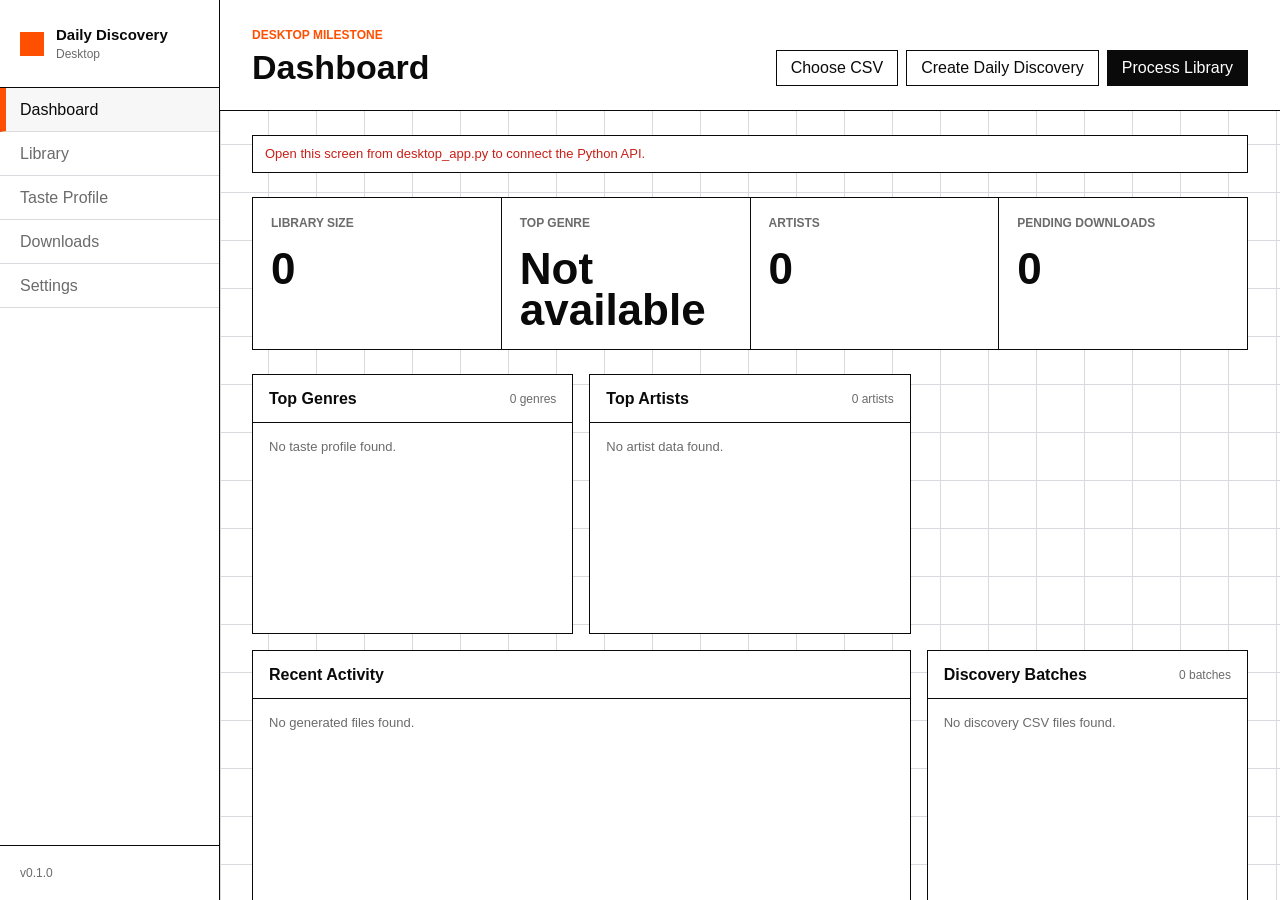
<file: desktop_frontend/index.html>
<!doctype html>
<html lang="en">
  <head>
    <meta charset="utf-8" />
    <meta name="viewport" content="width=device-width, initial-scale=1" />
    <title>Daily Discovery</title>
    <link rel="stylesheet" href="./styles.css" />
  </head>
  <body>
    <div class="app-shell">
      <aside class="sidebar" aria-label="Primary">
        <div class="brand">
          <span class="brand-mark" aria-hidden="true"></span>
          <div>
            <strong>Daily Discovery</strong>
            <span>Desktop</span>
          </div>
        </div>
        <nav class="nav-list">
          <button class="nav-item active" type="button" data-view-target="dashboard">Dashboard</button>
          <button class="nav-item" type="button" data-view-target="library">Library</button>
          <button class="nav-item" type="button" data-view-target="taste">Taste Profile</button>
          <button class="nav-item" type="button" data-view-target="downloads">Downloads</button>
          <button class="nav-item" type="button" data-view-target="settings">Settings</button>
        </nav>
        <div class="sidebar-footer">
          <span>v0.1.0</span>
        </div>
      </aside>

      <main class="content">
        <section id="view-dashboard" class="view active" data-view="dashboard">
          <header class="page-header">
            <div>
              <p class="eyebrow">Desktop milestone</p>
              <h1>Dashboard</h1>
            </div>
            <div class="actions">
              <button id="choose-library" class="button secondary" type="button">Choose CSV</button>
              <button id="create-discovery" class="button secondary" type="button">Create Daily Discovery</button>
              <button id="process-library" class="button primary" type="button">Process Library</button>
            </div>
          </header>

          <section id="status" class="status-line" aria-live="polite">Loading dashboard data.</section>

          <section class="stat-grid" aria-label="Library summary">
            <article class="stat-cell">
              <span>Library Size</span>
              <strong id="library-size">0</strong>
            </article>
            <article class="stat-cell">
              <span>Top Genre</span>
              <strong id="top-genre">Not available</strong>
            </article>
            <article class="stat-cell">
              <span>Artists</span>
              <strong id="artist-count">0</strong>
            </article>
            <article class="stat-cell">
              <span>Pending Downloads</span>
              <strong id="pending-downloads">0</strong>
            </article>
          </section>

          <section class="dashboard-grid">
            <article class="panel">
              <div class="panel-header">
                <h2>Top Genres</h2>
                <span id="genre-count">0 genres</span>
              </div>
              <div id="top-genres" class="bar-list empty">No taste profile found.</div>
            </article>

            <article class="panel">
              <div class="panel-header">
                <h2>Top Artists</h2>
                <span id="artist-total">0 artists</span>
              </div>
              <div id="top-artists" class="bar-list empty">No artist data found.</div>
            </article>

            <article class="panel wide">
              <div class="panel-header">
                <h2>Recent Activity</h2>
                <span id="data-dir"></span>
              </div>
              <div id="recent-activity" class="activity-list empty">No generated files found.</div>
            </article>

            <article class="panel">
              <div class="panel-header">
                <h2>Discovery Batches</h2>
                <span id="batch-count">0 batches</span>
              </div>
              <div id="discovery-batches" class="activity-list empty">No discovery CSV files found.</div>
            </article>
          </section>
        </section>

        <section id="view-library" class="view" data-view="library">
          <header class="page-header">
            <div>
              <p class="eyebrow">Catalog</p>
              <h1>Library</h1>
            </div>
            <div class="actions">
              <button id="refresh-library" class="button secondary" type="button">Refresh</button>
              <button id="process-library-view" class="button primary" type="button">Process Library</button>
            </div>
          </header>

          <section id="library-status" class="status-line" aria-live="polite">Library not loaded.</section>

          <section class="library-layout" aria-label="Library browser">
            <aside class="library-filter" aria-label="Library filters">
              <div class="library-filter-header">
                <span>01</span>
                <h2>Filter</h2>
              </div>
              <label class="field-label" for="library-search">Search</label>
              <input id="library-search" class="input" type="search" autocomplete="off" placeholder="Title or artist" />

              <label class="field-label" for="library-genre-filter">Genre</label>
              <select id="library-genre-filter" class="input">
                <option value="">All genres</option>
              </select>

              <label class="field-label" for="library-sort">Sort</label>
              <select id="library-sort" class="input">
                <option value="index">Import order</option>
                <option value="title">Title</option>
                <option value="artist">Artist</option>
                <option value="genre">Genre</option>
                <option value="added_date">Added date</option>
              </select>

              <div class="library-filter-stats">
                <div>
                  <span>Showing</span>
                  <strong id="library-visible-count">0</strong>
                </div>
                <div>
                  <span>Total</span>
                  <strong id="library-total-count">0</strong>
                </div>
              </div>
            </aside>

            <section class="library-table-panel" aria-labelledby="library-table-title">
              <div class="panel-header">
                <h2 id="library-table-title">Tracks</h2>
                <span id="library-source-path">No library file found.</span>
              </div>
              <div class="library-table-wrap">
                <div class="library-table" role="table" aria-label="Processed tracks">
                  <div class="library-row library-row-head" role="row">
                    <span role="columnheader">No.</span>
                    <span role="columnheader">Title</span>
                    <span role="columnheader">Artist</span>
                    <span role="columnheader">Genres</span>
                    <span role="columnheader">Added</span>
                    <span role="columnheader">Track ID</span>
                  </div>
                  <div id="library-tracks" class="library-table-body empty">No processed tracks found.</div>
                </div>
              </div>
            </section>
          </section>
        </section>

        <section id="view-taste" class="view" data-view="taste">
          <header class="page-header">
            <div>
              <p class="eyebrow">Taste profile</p>
              <h1>Taste Profile</h1>
            </div>
            <div class="actions">
              <button id="refresh-taste-profile" class="button secondary" type="button">Refresh</button>
              <button id="process-profile-library" class="button primary" type="button">Process Library</button>
            </div>
          </header>

          <section id="taste-status" class="status-line" aria-live="polite">Taste profile not loaded.</section>

          <section class="profile-layout" aria-label="Taste profile summary">
            <article class="profile-index">
              <span>Tracks</span>
              <strong id="profile-track-count">0</strong>
              <div class="profile-index-grid">
                <div>
                  <span>Genres</span>
                  <strong id="profile-genre-count">0</strong>
                </div>
                <div>
                  <span>Artists</span>
                  <strong id="profile-artist-count">0</strong>
                </div>
              </div>
            </article>

            <article class="profile-lead">
              <div>
                <span>Top genre</span>
                <strong id="profile-top-genre">Not available</strong>
              </div>
              <div>
                <span>Library share</span>
                <strong id="profile-top-genre-share">0%</strong>
              </div>
              <p id="profile-source-path">No taste profile file found.</p>
            </article>
          </section>

          <section class="taste-grid" aria-label="Taste profile charts">
            <article class="panel wide">
              <div class="panel-header">
                <h2>Genre Distribution</h2>
                <span id="profile-genre-total">0 genres</span>
              </div>
              <div id="profile-genres" class="profile-bar-list empty">No genre data found.</div>
            </article>

            <article class="panel">
              <div class="panel-header">
                <h2>Top Artists</h2>
                <span id="profile-artist-total">0 artists</span>
              </div>
              <div id="profile-artists" class="profile-bar-list empty">No artist data found.</div>
            </article>
          </section>

          <section class="profile-explorer-wrap" aria-labelledby="profile-explorer-title">
            <div class="section-heading">
              <span>05</span>
              <h2 id="profile-explorer-title">Genre Explorer</h2>
            </div>
            <div id="profile-genre-explorer" class="genre-explorer empty">No genre samples found.</div>
          </section>
        </section>

        <section id="view-downloads" class="view" data-view="downloads">
          <header class="page-header">
            <div>
              <p class="eyebrow">Source review</p>
              <h1>Downloads</h1>
            </div>
            <div class="actions">
              <button id="refresh-downloads" class="button secondary" type="button">Refresh</button>
              <button id="create-discovery-downloads" class="button secondary" type="button">Create Daily Discovery</button>
              <button id="add-library-queue" class="button secondary" type="button">Add Library to Queue</button>
              <button id="clear-download-queue" class="button secondary" type="button">Clear Queue</button>
              <button id="search-download-sources" class="button primary" type="button">Find Sources</button>
              <button id="download-best-sources" class="button primary" type="button">Download Best Sources</button>
            </div>
          </header>

          <section id="downloads-status" class="status-line" aria-live="polite">Downloads not loaded.</section>

          <section class="download-layout" aria-label="Download queue">
            <aside class="download-controls" aria-label="Download source preferences">
              <div class="library-filter-header">
                <span>03</span>
                <h2>Source Rules</h2>
              </div>

              <label class="field-label" for="download-track-filter">Queue</label>
              <select id="download-track-filter" class="input">
                <option value="needs_source">Needs source</option>
                <option value="all">All tracks</option>
                <option value="downloaded">Downloaded</option>
                <option value="no_sources">No sources</option>
              </select>

              <label class="field-label" for="download-source-mode">Preferred source</label>
              <select id="download-source-mode" class="input">
                <option value="official_audio">Official audio</option>
                <option value="studio">Any studio version</option>
                <option value="music_video">Music video</option>
                <option value="ask">Ask every time</option>
              </select>

              <div class="download-checks" aria-label="Source filters">
                <label><input id="avoid-live" type="checkbox" checked /> Avoid live versions</label>
                <label><input id="avoid-covers" type="checkbox" checked /> Avoid covers</label>
                <label><input id="avoid-remixes" type="checkbox" checked /> Avoid remixes</label>
                <label><input id="allow-radio-edits" type="checkbox" /> Allow radio edits</label>
              </div>

              <div class="library-filter-stats">
                <div>
                  <span>Queued</span>
                  <strong id="download-queue-count">0</strong>
                </div>
                <div>
                  <span>Done</span>
                  <strong id="download-ready-count">0</strong>
                </div>
              </div>
            </aside>

            <section class="download-workspace" aria-labelledby="download-queue-title">
              <div class="panel-header">
                <h2 id="download-queue-title">Queue</h2>
                <span id="download-active-batch">No discovery batch found.</span>
              </div>

              <div class="download-split">
                <div class="download-queue-panel">
                  <div class="download-table" role="table" aria-label="Tracks waiting for sources">
                    <div class="download-row download-row-head" role="row">
                      <span role="columnheader">No.</span>
                      <span role="columnheader">Track</span>
                      <span role="columnheader">Artist</span>
                      <span role="columnheader">Status</span>
                    </div>
                    <div id="download-tracks" class="download-table-body empty">No discovery tracks found.</div>
                  </div>
                </div>

                <section class="source-panel" aria-labelledby="source-panel-title">
                  <div class="source-panel-header">
                    <div>
                      <h2 id="source-panel-title">Sources</h2>
                      <span id="selected-download-track">Select a track.</span>
                    </div>
                    <div class="source-panel-actions">
                      <button id="mark-no-sources" class="button secondary" type="button" disabled>Mark No Sources</button>
                      <button id="download-selected-source" class="button primary" type="button" disabled>Download Selected</button>
                    </div>
                  </div>
                  <form id="manual-source-form" class="manual-source-form">
                    <label class="field-label" for="manual-source-url">Manual source link</label>
                    <div class="manual-source-row">
                      <input id="manual-source-url" class="input" type="url" placeholder="https://youtube.com/watch?v=..." autocomplete="off" />
                      <button id="add-manual-source" class="button secondary" type="submit" disabled>Add Link</button>
                    </div>
                  </form>
                  <div id="source-candidates" class="source-list empty">Find sources to compare YouTube results before downloading.</div>
                </section>
              </div>
            </section>
          </section>
        </section>

        <section id="view-settings" class="view" data-view="settings">
          <header class="page-header">
            <div>
              <p class="eyebrow">Preferences</p>
              <h1>Settings</h1>
            </div>
            <div class="actions">
              <button id="reset-settings" class="button secondary" type="button">Reload</button>
              <button id="save-settings" class="button primary" type="button">Save Settings</button>
            </div>
          </header>

          <section id="settings-status" class="status-line" aria-live="polite">Settings not loaded.</section>

          <form id="settings-form" class="settings-layout">
            <section class="settings-section" aria-labelledby="general-settings-title">
              <div class="settings-section-title" id="general-settings-title">
                <span>01</span>
                <h2>General</h2>
              </div>
              <div class="settings-fields">
                <div class="setting-row">
                  <div class="setting-info">
                    <h3>Launch at startup</h3>
                    <p>Open Daily Discovery when you log in.</p>
                  </div>
                  <label class="toggle-control">
                    <input id="launch-at-startup" type="checkbox" />
                    <span></span>
                  </label>
                </div>
                <div class="setting-row">
                  <div class="setting-info">
                    <h3>Minimize to tray</h3>
                    <p>Keep the desktop app available after the window is closed.</p>
                  </div>
                  <label class="toggle-control">
                    <input id="minimize-to-tray" type="checkbox" />
                    <span></span>
                  </label>
                </div>
                <div class="setting-row">
                  <div class="setting-info">
                    <h3>Daily notifications</h3>
                    <p>Notify when a discovery batch is ready.</p>
                  </div>
                  <label class="toggle-control">
                    <input id="notifications-enabled" type="checkbox" />
                    <span></span>
                  </label>
                </div>
              </div>
            </section>

            <section class="settings-section" aria-labelledby="path-settings-title">
              <div class="settings-section-title" id="path-settings-title">
                <span>02</span>
                <h2>Paths</h2>
              </div>
              <div class="settings-fields">
                <div class="setting-row stacked">
                  <div class="setting-info">
                    <h3>Library CSV</h3>
                    <p>Default import path used by Process Library.</p>
                  </div>
                  <div class="path-input">
                    <input id="library-path" class="input path-field" type="text" autocomplete="off" />
                    <button id="browse-library-path" class="button secondary" type="button">Browse</button>
                  </div>
                </div>
                <div class="setting-row stacked">
                  <div class="setting-info">
                    <h3>Discovery output</h3>
                    <p>Directory where generated discovery CSV files are written.</p>
                  </div>
                  <div class="path-input">
                    <input id="output-path" class="input path-field" type="text" autocomplete="off" />
                    <button id="browse-output-path" class="button secondary" type="button">Browse</button>
                  </div>
                </div>
                <div class="setting-row stacked">
                  <div class="setting-info">
                    <h3>Audio output</h3>
                    <p>Directory where downloaded tracks are saved.</p>
                  </div>
                  <div class="path-input">
                    <input id="audio-output-path" class="input path-field" type="text" autocomplete="off" />
                    <button id="browse-audio-output-path" class="button secondary" type="button">Browse</button>
                  </div>
                </div>
                <div class="setting-row">
                  <div class="setting-info">
                    <h3>Use repo personal directory</h3>
                    <p>Read and write development data in the project personal folder.</p>
                  </div>
                  <label class="toggle-control">
                    <input id="use-repo-personal-dir" type="checkbox" />
                    <span></span>
                  </label>
                </div>
              </div>
            </section>

            <section class="settings-section" aria-labelledby="audio-settings-title">
              <div class="settings-section-title" id="audio-settings-title">
                <span>03</span>
                <h2>Audio</h2>
              </div>
              <div class="settings-fields">
                <div class="setting-row">
                  <div class="setting-info">
                    <h3>Preferred format</h3>
                    <p>Default format for downloaded tracks.</p>
                  </div>
                  <select id="audio-format" class="input select-field">
                    <option value="mp3">MP3</option>
                    <option value="flac">FLAC</option>
                    <option value="wav">WAV</option>
                    <option value="m4a">M4A</option>
                  </select>
                </div>
                <div class="setting-row stacked">
                  <div class="setting-info">
                    <h3>YouTube cookies file</h3>
                    <p>Exported cookies.txt file used by yt-dlp for explicit or restricted YouTube tracks.</p>
                  </div>
                  <div class="path-input">
                    <input id="youtube-cookies-path" class="input path-field" type="text" autocomplete="off" />
                    <button id="browse-youtube-cookies-path" class="button secondary" type="button">Browse</button>
                    <button id="test-youtube-cookies" class="button secondary" type="button">Test</button>
                  </div>
                </div>
              </div>
            </section>

            <section class="settings-section" aria-labelledby="discovery-settings-title">
              <div class="settings-section-title" id="discovery-settings-title">
                <span>04</span>
                <h2>Discovery</h2>
              </div>
              <div class="settings-fields">
                <div class="setting-row">
                  <div class="setting-info">
                    <h3>Batch size</h3>
                    <p>Number of tracks requested for each discovery run.</p>
                  </div>
                  <input id="batch-size" class="input number-field" type="number" min="1" max="200" step="1" />
                </div>
              </div>
            </section>

            <section class="settings-section" aria-labelledby="about-settings-title">
              <div class="settings-section-title" id="about-settings-title">
                <span>05</span>
                <h2>About</h2>
              </div>
              <div class="settings-fields">
                <div class="setting-row">
                  <div class="setting-info">
                    <h3>Daily Discovery Desktop</h3>
                    <p>Version 0.1.0. Built with Python and pywebview.</p>
                  </div>
                </div>
                <div class="setting-row">
                  <div class="setting-info">
                    <h3>Settings storage</h3>
                    <p>Preferences are saved in the operating system user config directory.</p>
                  </div>
                </div>
              </div>
            </section>
          </form>
        </section>
      </main>
    </div>
    <div id="toast-region" class="toast-region" aria-live="polite" aria-atomic="true"></div>

    <script src="./app.js"></script>
  </body>
</html>
</file>
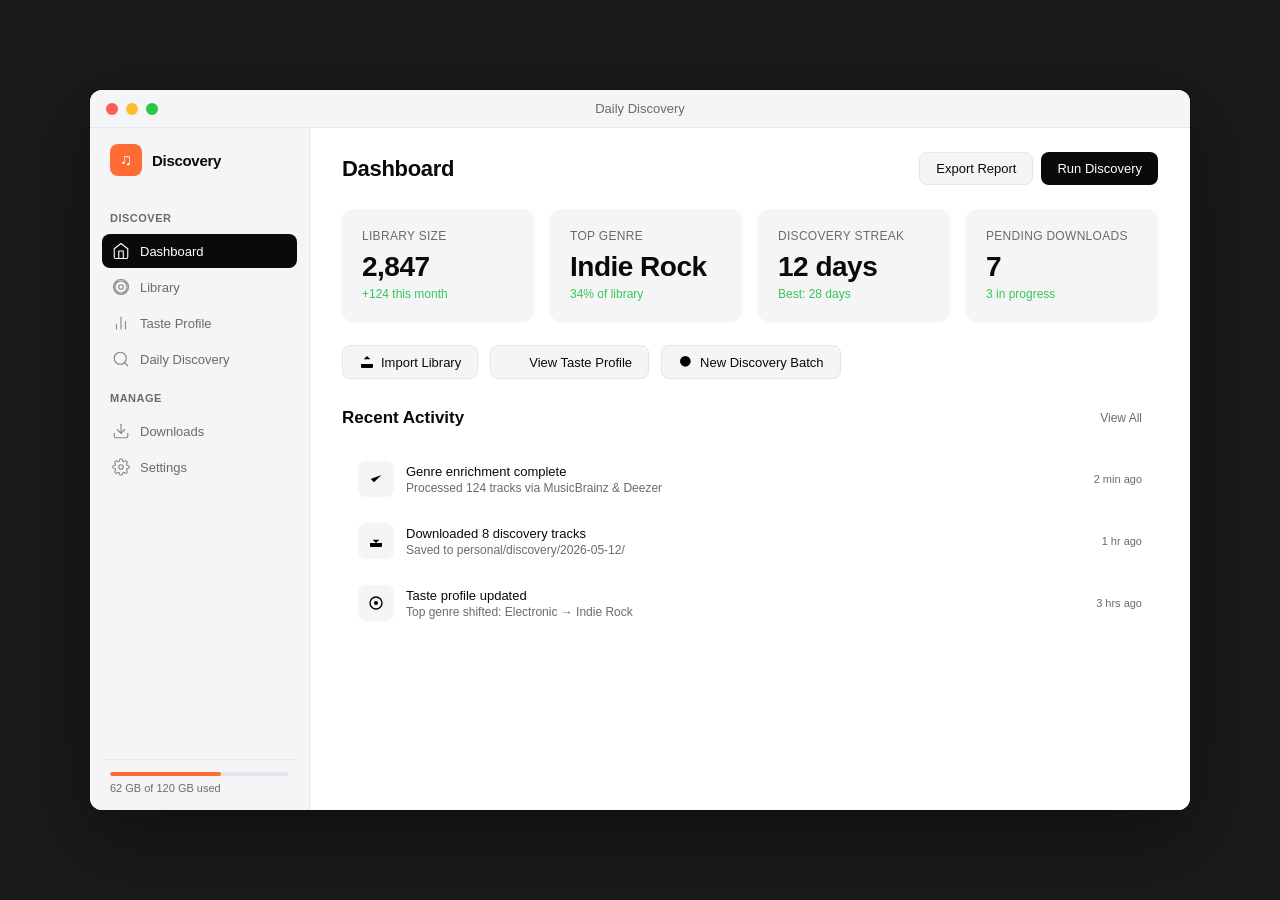
<file: ui-mock.html>
<!DOCTYPE html>
<html lang="en">
<head>
    <meta charset="UTF-8">
    <meta name="viewport" content="width=device-width, initial-scale=1.0">
    <title>Daily Discovery — Desktop App Mockup</title>
    <style>
        /* ===== DESIGN TOKENS ===== */
        :root {
            --primary: #0A0A0A;
            --primary-muted: #6B6B6B;
            --accent: #FF6B35;
            --accent-hover: #E55A2B;
            --bg-base: #FFFFFF;
            --bg-elevated: #F5F5F7;
            --bg-pressed: #E8E8ED;
            --border: #E5E5EA;
            --success: #34C759;
            --warning: #FF9500;
            --error: #FF3B30;
            --info: #007AFF;
            --radius-sm: 8px;
            --radius-md: 12px;
            --radius-lg: 16px;
            --shadow-sm: 0 1px 3px rgba(0,0,0,0.04), 0 1px 2px rgba(0,0,0,0.02);
            --shadow-md: 0 4px 12px rgba(0,0,0,0.06), 0 2px 4px rgba(0,0,0,0.04);
            --shadow-lg: 0 20px 60px rgba(0,0,0,0.15);
            --font: -apple-system, BlinkMacSystemFont, 'Segoe UI', Roboto, Helvetica, Arial, sans-serif;
            --transition: all 150ms cubic-bezier(0.25, 0.1, 0.25, 1);
        }

        * { margin: 0; padding: 0; box-sizing: border-box; }

        body {
            font-family: var(--font);
            background: #1a1a1a;
            color: var(--primary);
            height: 100vh;
            display: flex;
            align-items: center;
            justify-content: center;
            overflow: hidden;
        }

        /* ===== APP WINDOW CHROME ===== */
        .app-window {
            width: 1100px;
            height: 720px;
            background: var(--bg-base);
            border-radius: 12px;
            box-shadow: 0 25px 80px rgba(0,0,0,0.4), 0 0 0 1px rgba(0,0,0,0.1);
            display: flex;
            flex-direction: column;
            overflow: hidden;
            position: relative;
        }

        .titlebar {
            height: 38px;
            background: var(--bg-elevated);
            border-bottom: 1px solid var(--border);
            display: flex;
            align-items: center;
            padding: 0 16px;
            gap: 8px;
            -webkit-app-region: drag;
            user-select: none;
        }

        .window-controls {
            display: flex;
            gap: 8px;
        }

        .window-btn {
            width: 12px;
            height: 12px;
            border-radius: 50%;
            -webkit-app-region: no-drag;
        }
        .btn-close { background: #FF5F57; }
        .btn-min { background: #FFBD2E; }
        .btn-max { background: #28CA41; }

        .titlebar-title {
            flex: 1;
            text-align: center;
            font-size: 13px;
            font-weight: 500;
            color: var(--primary-muted);
        }

        /* ===== MAIN LAYOUT ===== */
        .app-body {
            flex: 1;
            display: flex;
            overflow: hidden;
        }

        /* ===== SIDEBAR ===== */
        .sidebar {
            width: 220px;
            background: var(--bg-elevated);
            border-right: 1px solid var(--border);
            display: flex;
            flex-direction: column;
            padding: 16px 12px;
        }

        .sidebar-logo {
            display: flex;
            align-items: center;
            gap: 10px;
            padding: 0 8px 20px;
        }

        .logo-icon {
            width: 32px;
            height: 32px;
            background: var(--accent);
            border-radius: 8px;
            display: flex;
            align-items: center;
            justify-content: center;
            color: white;
            font-size: 16px;
        }

        .logo-text {
            font-size: 15px;
            font-weight: 700;
            letter-spacing: -0.3px;
        }

        .nav-group {
            display: flex;
            flex-direction: column;
            gap: 2px;
        }

        .nav-label {
            font-size: 11px;
            font-weight: 600;
            text-transform: uppercase;
            letter-spacing: 0.5px;
            color: var(--primary-muted);
            padding: 16px 8px 8px;
        }

        .nav-item {
            display: flex;
            align-items: center;
            gap: 10px;
            padding: 8px 10px;
            border-radius: var(--radius-sm);
            font-size: 13px;
            font-weight: 500;
            color: var(--primary-muted);
            cursor: pointer;
            transition: var(--transition);
            border: none;
            background: none;
            width: 100%;
            text-align: left;
        }

        .nav-item:hover {
            background: rgba(0,0,0,0.04);
            color: var(--primary);
        }

        .nav-item.active {
            background: var(--primary);
            color: white;
        }

        .nav-item svg {
            width: 18px;
            height: 18px;
            opacity: 0.8;
        }

        .nav-item.active svg { opacity: 1; }

        .sidebar-footer {
            margin-top: auto;
            padding: 12px 8px 0;
            border-top: 1px solid var(--border);
        }

        .storage-bar {
            height: 4px;
            background: var(--border);
            border-radius: 2px;
            overflow: hidden;
            margin-bottom: 6px;
        }

        .storage-fill {
            width: 62%;
            height: 100%;
            background: var(--accent);
            border-radius: 2px;
        }

        .storage-text {
            font-size: 11px;
            color: var(--primary-muted);
        }

        /* ===== CONTENT AREA ===== */
        .content {
            flex: 1;
            overflow-y: auto;
            padding: 24px 32px;
            background: var(--bg-base);
        }

        .content::-webkit-scrollbar { width: 8px; }
        .content::-webkit-scrollbar-track { background: transparent; }
        .content::-webkit-scrollbar-thumb {
            background: rgba(0,0,0,0.15);
            border-radius: 4px;
        }

        /* ===== COMPONENTS ===== */
        .page-header {
            display: flex;
            justify-content: space-between;
            align-items: center;
            margin-bottom: 24px;
        }

        .page-title {
            font-size: 22px;
            font-weight: 600;
            letter-spacing: -0.3px;
        }

        .btn {
            display: inline-flex;
            align-items: center;
            gap: 6px;
            padding: 8px 16px;
            border-radius: var(--radius-sm);
            font-size: 13px;
            font-weight: 500;
            border: none;
            cursor: pointer;
            transition: var(--transition);
        }

        .btn-primary {
            background: var(--primary);
            color: white;
        }
        .btn-primary:hover { background: #1a1a1a; transform: scale(1.02); }
        .btn-primary:active { transform: scale(0.98); background: #333; }

        .btn-secondary {
            background: var(--bg-elevated);
            color: var(--primary);
            border: 1px solid var(--border);
        }
        .btn-secondary:hover { background: var(--bg-pressed); }

        .btn-ghost {
            background: transparent;
            color: var(--primary-muted);
        }
        .btn-ghost:hover { background: var(--bg-elevated); color: var(--primary); }

        .btn-icon {
            width: 32px;
            height: 32px;
            padding: 0;
            justify-content: center;
        }

        .card {
            background: var(--bg-elevated);
            border-radius: var(--radius-md);
            padding: 20px;
            box-shadow: var(--shadow-sm);
            transition: var(--transition);
        }

        .card:hover {
            transform: translateY(-1px);
            box-shadow: var(--shadow-md);
        }

        .tag {
            display: inline-flex;
            padding: 2px 8px;
            border-radius: 4px;
            font-size: 11px;
            font-weight: 600;
        }

        .tag-rock { background: rgba(255,107,53,0.12); color: var(--accent); }
        .tag-electronic { background: rgba(88,86,214,0.12); color: #5856D6; }
        .tag-jazz { background: rgba(255,204,0,0.15); color: #D4A017; }
        .tag-hiphop { background: rgba(175,82,222,0.12); color: #AF52DE; }
        .tag-pop { background: rgba(255,45,85,0.12); color: #FF2D55; }
        .tag-folk { background: rgba(52,199,89,0.12); color: #34C759; }

        .badge {
            display: inline-flex;
            padding: 2px 10px;
            border-radius: 999px;
            font-size: 11px;
            font-weight: 600;
        }
        .badge-success { background: rgba(52,199,89,0.12); color: var(--success); }
        .badge-warning { background: rgba(255,149,0,0.12); color: var(--warning); }
        .badge-error { background: rgba(255,59,48,0.12); color: var(--error); }

        .input {
            background: var(--bg-elevated);
            border: 1px solid var(--border);
            border-radius: var(--radius-sm);
            padding: 8px 12px;
            font-size: 13px;
            font-family: var(--font);
            outline: none;
            transition: var(--transition);
        }
        .input:focus { border-color: var(--accent); box-shadow: 0 0 0 3px rgba(255,107,53,0.1); }

        .dropzone {
            border: 2px dashed var(--border);
            border-radius: var(--radius-md);
            background: var(--bg-elevated);
            padding: 40px;
            text-align: center;
            transition: var(--transition);
            cursor: pointer;
        }
        .dropzone:hover { border-color: var(--accent); background: rgba(255,107,53,0.04); }

        .progress-bar {
            height: 4px;
            background: var(--border);
            border-radius: 2px;
            overflow: hidden;
        }
        .progress-fill {
            height: 100%;
            background: var(--accent);
            border-radius: 2px;
            transition: width 300ms ease;
        }

        /* ===== DASHBOARD ===== */
        .stats-grid {
            display: grid;
            grid-template-columns: repeat(4, 1fr);
            gap: 16px;
            margin-bottom: 24px;
        }

        .stat-card {
            background: var(--bg-elevated);
            border-radius: var(--radius-md);
            padding: 20px;
            box-shadow: var(--shadow-sm);
        }

        .stat-label {
            font-size: 12px;
            color: var(--primary-muted);
            font-weight: 500;
            margin-bottom: 8px;
            text-transform: uppercase;
            letter-spacing: 0.3px;
        }

        .stat-value {
            font-size: 28px;
            font-weight: 700;
            letter-spacing: -0.5px;
            margin-bottom: 4px;
        }

        .stat-delta {
            font-size: 12px;
            color: var(--success);
            font-weight: 500;
        }

        .quick-actions {
            display: flex;
            gap: 12px;
            margin-bottom: 24px;
        }

        .section-title {
            font-size: 17px;
            font-weight: 600;
            margin-bottom: 16px;
            display: flex;
            align-items: center;
            justify-content: space-between;
        }

        .activity-list {
            display: flex;
            flex-direction: column;
            gap: 2px;
        }

        .activity-item {
            display: flex;
            align-items: center;
            gap: 12px;
            padding: 12px 16px;
            border-radius: var(--radius-sm);
            transition: var(--transition);
        }
        .activity-item:hover { background: var(--bg-elevated); }

        .activity-icon {
            width: 36px;
            height: 36px;
            border-radius: 8px;
            background: var(--bg-elevated);
            display: flex;
            align-items: center;
            justify-content: center;
            color: var(--accent);
            flex-shrink: 0;
        }

        .activity-content {
            flex: 1;
        }
        .activity-title { font-size: 13px; font-weight: 500; }
        .activity-meta { font-size: 12px; color: var(--primary-muted); margin-top: 2px; }
        .activity-time { font-size: 11px; color: var(--primary-muted); flex-shrink: 0; }

        /* ===== LIBRARY ===== */
        .library-layout {
            display: grid;
            grid-template-columns: 240px 1fr;
            gap: 24px;
            height: calc(100% - 60px);
        }

        .filter-panel {
            background: var(--bg-elevated);
            border-radius: var(--radius-md);
            padding: 20px;
            height: fit-content;
        }

        .filter-group { margin-bottom: 20px; }
        .filter-group-title {
            font-size: 12px;
            font-weight: 600;
            text-transform: uppercase;
            letter-spacing: 0.3px;
            color: var(--primary-muted);
            margin-bottom: 10px;
        }

        .filter-option {
            display: flex;
            align-items: center;
            gap: 8px;
            padding: 6px 0;
            font-size: 13px;
            cursor: pointer;
        }

        .filter-checkbox {
            width: 16px;
            height: 16px;
            border: 2px solid var(--border);
            border-radius: 4px;
            transition: var(--transition);
        }
        .filter-option:hover .filter-checkbox { border-color: var(--accent); }
        .filter-option.active .filter-checkbox {
            background: var(--accent);
            border-color: var(--accent);
        }

        .track-list {
            display: flex;
            flex-direction: column;
        }

        .track-header {
            display: grid;
            grid-template-columns: 40px 1fr 1fr 120px 80px 40px;
            gap: 12px;
            padding: 8px 12px;
            font-size: 11px;
            font-weight: 600;
            text-transform: uppercase;
            letter-spacing: 0.3px;
            color: var(--primary-muted);
            border-bottom: 1px solid var(--border);
        }

        .track-row {
            display: grid;
            grid-template-columns: 40px 1fr 1fr 120px 80px 40px;
            gap: 12px;
            padding: 10px 12px;
            align-items: center;
            border-bottom: 1px solid rgba(0,0,0,0.03);
            transition: var(--transition);
            cursor: pointer;
        }
        .track-row:hover { background: var(--bg-elevated); }
        .track-row.selected {
            background: var(--bg-pressed);
            border-left: 3px solid var(--accent);
            padding-left: 9px;
        }

        .track-art {
            width: 32px;
            height: 32px;
            border-radius: 6px;
            background: linear-gradient(135deg, #ddd, #bbb);
            display: flex;
            align-items: center;
            justify-content: center;
            font-size: 10px;
            color: white;
            font-weight: 700;
        }

        .track-title { font-size: 13px; font-weight: 500; }
        .track-artist { font-size: 12px; color: var(--primary-muted); }
        .track-genre { justify-self: start; }

        /* ===== TASTE PROFILE ===== */
        .taste-grid {
            display: grid;
            grid-template-columns: 1fr 1fr;
            gap: 24px;
            margin-bottom: 24px;
        }

        .chart-placeholder {
            background: var(--bg-elevated);
            border-radius: var(--radius-md);
            padding: 24px;
            height: 280px;
            display: flex;
            flex-direction: column;
            align-items: center;
            justify-content: center;
            position: relative;
        }

        .donut-chart {
            width: 160px;
            height: 160px;
            border-radius: 50%;
            background: conic-gradient(
                var(--accent) 0deg 120deg,
                #5856D6 120deg 200deg,
                #FFCC00 200deg 260deg,
                #AF52DE 260deg 300deg,
                #C7C7CC 300deg 360deg
            );
            position: relative;
            mask: radial-gradient(transparent 55%, black 56%);
            -webkit-mask: radial-gradient(transparent 55%, black 56%);
        }

        .bar-chart {
            width: 100%;
            display: flex;
            flex-direction: column;
            gap: 12px;
        }
        .bar-item { display: flex; align-items: center; gap: 12px; }
        .bar-label { width: 80px; font-size: 12px; font-weight: 500; text-align: right; flex-shrink: 0; }
        .bar-track { flex: 1; height: 8px; background: var(--border); border-radius: 4px; overflow: hidden; }
        .bar-fill { height: 100%; border-radius: 4px; transition: width 1s ease; }

        .insight-cards {
            display: grid;
            grid-template-columns: repeat(3, 1fr);
            gap: 16px;
            margin-bottom: 24px;
        }

        .insight-card {
            background: var(--bg-elevated);
            border-radius: var(--radius-md);
            padding: 20px;
            text-align: center;
        }
        .insight-value {
            font-size: 32px;
            font-weight: 700;
            color: var(--accent);
            margin: 8px 0;
        }
        .insight-label {
            font-size: 13px;
            color: var(--primary-muted);
            font-weight: 500;
        }

        /* ===== DISCOVERY ===== */
        .batch-header {
            display: flex;
            justify-content: space-between;
            align-items: center;
            background: var(--bg-elevated);
            border-radius: var(--radius-md);
            padding: 16px 20px;
            margin-bottom: 20px;
        }

        .batch-info h3 { font-size: 15px; font-weight: 600; margin-bottom: 4px; }
        .batch-info p { font-size: 12px; color: var(--primary-muted); }

        .batch-actions { display: flex; gap: 8px; }

        .track-card {
            display: flex;
            align-items: center;
            gap: 16px;
            background: var(--bg-elevated);
            border-radius: var(--radius-md);
            padding: 14px 18px;
            margin-bottom: 10px;
            transition: var(--transition);
        }
        .track-card:hover { transform: translateX(4px); box-shadow: var(--shadow-md); }

        .track-card-art {
            width: 48px;
            height: 48px;
            border-radius: 8px;
            background: linear-gradient(135deg, #ddd, #999);
            flex-shrink: 0;
            display: flex;
            align-items: center;
            justify-content: center;
            color: white;
            font-weight: 700;
            font-size: 12px;
        }

        .track-card-info { flex: 1; }
        .track-card-title { font-size: 14px; font-weight: 600; margin-bottom: 2px; }
        .track-card-meta { font-size: 12px; color: var(--primary-muted); }
        .track-card-tags { display: flex; gap: 6px; margin-top: 6px; }

        .track-card-actions {
            display: flex;
            align-items: center;
            gap: 8px;
        }

        .download-status {
            font-size: 12px;
            color: var(--primary-muted);
            display: flex;
            align-items: center;
            gap: 6px;
        }

        /* ===== SETTINGS ===== */
        .settings-section {
            max-width: 640px;
            margin-bottom: 32px;
        }

        .settings-section-title {
            font-size: 15px;
            font-weight: 600;
            margin-bottom: 16px;
            padding-bottom: 8px;
            border-bottom: 1px solid var(--border);
        }

        .setting-row {
            display: flex;
            justify-content: space-between;
            align-items: center;
            padding: 14px 0;
            border-bottom: 1px solid rgba(0,0,0,0.03);
        }

        .setting-info h4 { font-size: 13px; font-weight: 500; margin-bottom: 2px; }
        .setting-info p { font-size: 12px; color: var(--primary-muted); }

        .toggle {
            width: 44px;
            height: 24px;
            background: var(--border);
            border-radius: 12px;
            position: relative;
            cursor: pointer;
            transition: var(--transition);
        }
        .toggle.on { background: var(--accent); }
        .toggle-knob {
            width: 20px;
            height: 20px;
            background: white;
            border-radius: 50%;
            position: absolute;
            top: 2px;
            left: 2px;
            transition: var(--transition);
            box-shadow: 0 1px 3px rgba(0,0,0,0.15);
        }
        .toggle.on .toggle-knob { left: 22px; }

        .path-input {
            display: flex;
            gap: 8px;
            align-items: center;
        }
        .path-input .input { flex: 1; font-family: 'SF Mono', Monaco, monospace; font-size: 12px; }

        /* ===== UTILITIES ===== */
        .hidden { display: none !important; }

        .fade-in {
            animation: fadeIn 250ms cubic-bezier(0.25, 0.1, 0.25, 1) forwards;
        }

        @keyframes fadeIn {
            from { opacity: 0; transform: translateY(8px); }
            to { opacity: 1; transform: translateY(0); }
        }

        .icon { width: 18px; height: 18px; stroke: currentColor; stroke-width: 1.5; fill: none; stroke-linecap: round; stroke-linejoin: round; }
        .icon-sm { width: 16px; height: 16px; }
        .icon-lg { width: 24px; height: 24px; }

        .empty-state {
            text-align: center;
            padding: 60px 20px;
            color: var(--primary-muted);
        }
        .empty-state-icon {
            width: 64px;
            height: 64px;
            margin: 0 auto 16px;
            color: var(--border);
        }
        .empty-state h3 { font-size: 17px; font-weight: 600; color: var(--primary); margin-bottom: 6px; }
        .empty-state p { font-size: 13px; max-width: 320px; margin: 0 auto; }

        /* Genre distribution grid */
        .genre-grid {
            display: grid;
            grid-template-columns: repeat(auto-fill, minmax(180px, 1fr));
            gap: 12px;
        }
        .genre-card {
            background: var(--bg-elevated);
            border-radius: var(--radius-md);
            padding: 16px;
            cursor: pointer;
            transition: var(--transition);
            border: 2px solid transparent;
        }
        .genre-card:hover { border-color: var(--accent); transform: translateY(-2px); }
        .genre-card-header {
            display: flex;
            justify-content: space-between;
            align-items: center;
            margin-bottom: 8px;
        }
        .genre-card-name { font-size: 14px; font-weight: 600; }
        .genre-card-percent { font-size: 18px; font-weight: 700; color: var(--accent); }
        .genre-card-bar {
            height: 4px;
            background: var(--border);
            border-radius: 2px;
            overflow: hidden;
        }
        .genre-card-fill { height: 100%; background: var(--accent); border-radius: 2px; }
    </style>
<base target="_blank">
</head>
<body>

<div class="app-window">
    <!-- Title Bar -->
    <div class="titlebar">
        <div class="window-controls">
            <div class="window-btn btn-close"></div>
            <div class="window-btn btn-min"></div>
            <div class="window-btn btn-max"></div>
        </div>
        <div class="titlebar-title">Daily Discovery</div>
        <div style="width: 52px;"></div>
    </div>

    <div class="app-body">
        <!-- Sidebar -->
        <aside class="sidebar">
            <div class="sidebar-logo">
                <div class="logo-icon">♫</div>
                <div class="logo-text">Discovery</div>
            </div>

            <div class="nav-group">
                <div class="nav-label">Discover</div>
                <button class="nav-item active" onclick="navigate('dashboard')">
                    <svg class="icon" viewBox="0 0 24 24"><path d="M3 9l9-7 9 7v11a2 2 0 0 1-2 2H5a2 2 0 0 1-2-2z"/><polyline points="9 22 9 12 15 12 15 22"/></svg>
                    Dashboard
                </button>
                <button class="nav-item" onclick="navigate('library')">
                    <svg class="icon" viewBox="0 0 24 24"><path d="M12 2a10 10 0 1 0 10 10A10 10 0 0 0 12 2zm0 18a8 8 0 1 1 8-8 8 8 0 0 1-8 8z"/><circle cx="12" cy="12" r="3"/></svg>
                    Library
                </button>
                <button class="nav-item" onclick="navigate('taste')">
                    <svg class="icon" viewBox="0 0 24 24"><path d="M18 20V10"/><path d="M12 20V4"/><path d="M6 20v-6"/></svg>
                    Taste Profile
                </button>
                <button class="nav-item" onclick="navigate('discovery')">
                    <svg class="icon" viewBox="0 0 24 24"><circle cx="11" cy="11" r="8"/><path d="m21 21-4.35-4.35"/></svg>
                    Daily Discovery
                </button>
            </div>

            <div class="nav-group">
                <div class="nav-label">Manage</div>
                <button class="nav-item" onclick="navigate('downloads')">
                    <svg class="icon" viewBox="0 0 24 24"><path d="M21 15v4a2 2 0 0 1-2 2H5a2 2 0 0 1-2-2v-4"/><polyline points="7 10 12 15 17 10"/><line x1="12" y1="15" x2="12" y2="3"/></svg>
                    Downloads
                </button>
                <button class="nav-item" onclick="navigate('settings')">
                    <svg class="icon" viewBox="0 0 24 24"><circle cx="12" cy="12" r="3"/><path d="M19.4 15a1.65 1.65 0 0 0 .33 1.82l.06.06a2 2 0 0 1 0 2.83 2 2 0 0 1-2.83 0l-.06-.06a1.65 1.65 0 0 0-1.82-.33 1.65 1.65 0 0 0-1 1.51V21a2 2 0 0 1-2 2 2 2 0 0 1-2-2v-.09A1.65 1.65 0 0 0 9 19.4a1.65 1.65 0 0 0-1.82.33l-.06.06a2 2 0 0 1-2.83 0 2 2 0 0 1 0-2.83l.06-.06a1.65 1.65 0 0 0 .33-1.82 1.65 1.65 0 0 0-1.51-1H3a2 2 0 0 1-2-2 2 2 0 0 1 2-2h.09A1.65 1.65 0 0 0 4.6 9a1.65 1.65 0 0 0-.33-1.82l-.06-.06a2 2 0 0 1 0-2.83 2 2 0 0 1 2.83 0l.06.06a1.65 1.65 0 0 0 1.82.33H9a1.65 1.65 0 0 0 1-1.51V3a2 2 0 0 1 2-2 2 2 0 0 1 2 2v.09a1.65 1.65 0 0 0 1 1.51 1.65 1.65 0 0 0 1.82-.33l.06-.06a2 2 0 0 1 2.83 0 2 2 0 0 1 0 2.83l-.06.06a1.65 1.65 0 0 0-.33 1.82V9a1.65 1.65 0 0 0 1.51 1H21a2 2 0 0 1 2 2 2 2 0 0 1-2 2h-.09a1.65 1.65 0 0 0-1.51 1z"/></svg>
                    Settings
                </button>
            </div>

            <div class="sidebar-footer">
                <div class="storage-bar"><div class="storage-fill"></div></div>
                <div class="storage-text">62 GB of 120 GB used</div>
            </div>
        </aside>

        <!-- Content Views -->
        <main class="content">

            <!-- DASHBOARD -->
            <div id="view-dashboard" class="view fade-in">
                <div class="page-header">
                    <h1 class="page-title">Dashboard</h1>
                    <div style="display:flex;gap:8px;">
                        <button class="btn btn-secondary">Export Report</button>
                        <button class="btn btn-primary" onclick="navigate('discovery')">Run Discovery</button>
                    </div>
                </div>

                <div class="stats-grid">
                    <div class="stat-card">
                        <div class="stat-label">Library Size</div>
                        <div class="stat-value">2,847</div>
                        <div class="stat-delta">+124 this month</div>
                    </div>
                    <div class="stat-card">
                        <div class="stat-label">Top Genre</div>
                        <div class="stat-value">Indie Rock</div>
                        <div class="stat-delta">34% of library</div>
                    </div>
                    <div class="stat-card">
                        <div class="stat-label">Discovery Streak</div>
                        <div class="stat-value">12 days</div>
                        <div class="stat-delta">Best: 28 days</div>
                    </div>
                    <div class="stat-card">
                        <div class="stat-label">Pending Downloads</div>
                        <div class="stat-value">7</div>
                        <div class="stat-delta">3 in progress</div>
                    </div>
                </div>

                <div class="quick-actions">
                    <button class="btn btn-secondary" onclick="navigate('library')">
                        <svg class="icon-sm" viewBox="0 0 24 24"><path d="M21 15v4a2 2 0 0 1-2 2H5a2 2 0 0 1-2-2v-4"/><polyline points="17 8 12 3 7 8"/><line x1="12" y1="3" x2="12" y2="15"/></svg>
                        Import Library
                    </button>
                    <button class="btn btn-secondary" onclick="navigate('taste')">
                        <svg class="icon-sm" viewBox="0 0 24 24"><path d="M18 20V10"/><path d="M12 20V4"/><path d="M6 20v-6"/></svg>
                        View Taste Profile
                    </button>
                    <button class="btn btn-secondary" onclick="navigate('discovery')">
                        <svg class="icon-sm" viewBox="0 0 24 24"><circle cx="11" cy="11" r="8"/><path d="m21 21-4.35-4.35"/></svg>
                        New Discovery Batch
                    </button>
                </div>

                <div class="section-title">
                    Recent Activity
                    <button class="btn btn-ghost" style="font-size:12px;">View All</button>
                </div>
                <div class="activity-list">
                    <div class="activity-item">
                        <div class="activity-icon">
                            <svg class="icon-sm" viewBox="0 0 24 24"><polyline points="20 6 9 17 4 12"/></svg>
                        </div>
                        <div class="activity-content">
                            <div class="activity-title">Genre enrichment complete</div>
                            <div class="activity-meta">Processed 124 tracks via MusicBrainz & Deezer</div>
                        </div>
                        <div class="activity-time">2 min ago</div>
                    </div>
                    <div class="activity-item">
                        <div class="activity-icon">
                            <svg class="icon-sm" viewBox="0 0 24 24"><path d="M21 15v4a2 2 0 0 1-2 2H5a2 2 0 0 1-2-2v-4"/><polyline points="7 10 12 15 17 10"/><line x1="12" y1="15" x2="12" y2="3"/></svg>
                        </div>
                        <div class="activity-content">
                            <div class="activity-title">Downloaded 8 discovery tracks</div>
                            <div class="activity-meta">Saved to personal/discovery/2026-05-12/</div>
                        </div>
                        <div class="activity-time">1 hr ago</div>
                    </div>
                    <div class="activity-item">
                        <div class="activity-icon">
                            <svg class="icon-sm" viewBox="0 0 24 24"><path d="M12 2a10 10 0 1 0 10 10A10 10 0 0 0 12 2zm0 18a8 8 0 1 1 8-8 8 8 0 0 1-8 8z"/><circle cx="12" cy="12" r="3"/></svg>
                        </div>
                        <div class="activity-content">
                            <div class="activity-title">Taste profile updated</div>
                            <div class="activity-meta">Top genre shifted: Electronic → Indie Rock</div>
                        </div>
                        <div class="activity-time">3 hrs ago</div>
                    </div>
                </div>
            </div>

            <!-- LIBRARY -->
            <div id="view-library" class="view hidden">
                <div class="page-header">
                    <h1 class="page-title">Music Library</h1>
                    <div style="display:flex;gap:8px;">
                        <button class="btn btn-secondary">
                            <svg class="icon-sm" viewBox="0 0 24 24"><path d="M21 15v4a2 2 0 0 1-2 2H5a2 2 0 0 1-2-2v-4"/><polyline points="17 8 12 3 7 8"/><line x1="12" y1="3" x2="12" y2="15"/></svg>
                            Import CSV
                        </button>
                        <button class="btn btn-primary">
                            <svg class="icon-sm" viewBox="0 0 24 24"><path d="M12 2a10 10 0 1 0 10 10A10 10 0 0 0 12 2zm0 18a8 8 0 1 1 8-8 8 8 0 0 1-8 8z"/><circle cx="12" cy="12" r="3"/></svg>
                            Enrich Genres
                        </button>
                    </div>
                </div>

                <div class="library-layout">
                    <div class="filter-panel">
                        <div class="filter-group">
                            <div class="filter-group-title">Search</div>
                            <input class="input" style="width:100%;" placeholder="Track, artist, album...">
                        </div>
                        <div class="filter-group">
                            <div class="filter-group-title">Genres</div>
                            <div class="filter-option active">
                                <div class="filter-checkbox"></div>
                                <span>Indie Rock</span>
                            </div>
                            <div class="filter-option active">
                                <div class="filter-checkbox"></div>
                                <span>Electronic</span>
                            </div>
                            <div class="filter-option">
                                <div class="filter-checkbox"></div>
                                <span>Jazz</span>
                            </div>
                            <div class="filter-option">
                                <div class="filter-checkbox"></div>
                                <span>Hip-Hop</span>
                            </div>
                            <div class="filter-option">
                                <div class="filter-checkbox"></div>
                                <span>Classical</span>
                            </div>
                        </div>
                        <div class="filter-group">
                            <div class="filter-group-title">Date Added</div>
                            <div class="filter-option">
                                <div class="filter-checkbox"></div>
                                <span>Last 7 days</span>
                            </div>
                            <div class="filter-option">
                                <div class="filter-checkbox"></div>
                                <span>Last 30 days</span>
                            </div>
                            <div class="filter-option">
                                <div class="filter-checkbox"></div>
                                <span>This year</span>
                            </div>
                        </div>
                    </div>

                    <div>
                        <div style="display:flex;justify-content:space-between;align-items:center;margin-bottom:12px;">
                            <span style="font-size:12px;color:var(--primary-muted);">Showing 2,847 tracks</span>
                            <div style="display:flex;gap:8px;">
                                <button class="btn btn-ghost btn-icon">
                                    <svg class="icon-sm" viewBox="0 0 24 24"><path d="M3 6h18"/><path d="M7 12h10"/><path d="M10 18h4"/></svg>
                                </button>
                                <button class="btn btn-ghost btn-icon">
                                    <svg class="icon-sm" viewBox="0 0 24 24"><rect x="3" y="3" width="7" height="7"/><rect x="14" y="3" width="7" height="7"/><rect x="14" y="14" width="7" height="7"/><rect x="3" y="14" width="7" height="7"/></svg>
                                </button>
                            </div>
                        </div>

                        <div class="track-list">
                            <div class="track-header">
                                <span>#</span>
                                <span>Title</span>
                                <span>Artist</span>
                                <span>Genre</span>
                                <span>Added</span>
                                <span></span>
                            </div>
                            <div class="track-row selected">
                                <div class="track-art">♫</div>
                                <div>
                                    <div class="track-title">Midnight City</div>
                                    <div class="track-artist">M83</div>
                                </div>
                                <div class="track-artist">M83</div>
                                <div class="track-genre"><span class="tag tag-electronic">Electronic</span></div>
                                <div class="track-artist">Today</div>
                                <button class="btn btn-ghost btn-icon">
                                    <svg class="icon-sm" viewBox="0 0 24 24"><circle cx="12" cy="12" r="1"/><circle cx="19" cy="12" r="1"/><circle cx="5" cy="12" r="1"/></svg>
                                </button>
                            </div>
                            <div class="track-row">
                                <div class="track-art" style="background:linear-gradient(135deg,#FF6B35,#FF9500);">IR</div>
                                <div>
                                    <div class="track-title">Do I Wanna Know?</div>
                                    <div class="track-artist">AM</div>
                                </div>
                                <div class="track-artist">Arctic Monkeys</div>
                                <div class="track-genre"><span class="tag tag-rock">Indie Rock</span></div>
                                <div class="track-artist">Yesterday</div>
                                <button class="btn btn-ghost btn-icon">
                                    <svg class="icon-sm" viewBox="0 0 24 24"><circle cx="12" cy="12" r="1"/><circle cx="19" cy="12" r="1"/><circle cx="5" cy="12" r="1"/></svg>
                                </button>
                            </div>
                            <div class="track-row">
                                <div class="track-art" style="background:linear-gradient(135deg,#5856D6,#AF52DE);">T</div>
                                <div>
                                    <div class="track-title">Take Five</div>
                                    <div class="track-artist">Time Out</div>
                                </div>
                                <div class="track-artist">Dave Brubeck</div>
                                <div class="track-genre"><span class="tag tag-jazz">Jazz</span></div>
                                <div class="track-artist">May 8</div>
                                <button class="btn btn-ghost btn-icon">
                                    <svg class="icon-sm" viewBox="0 0 24 24"><circle cx="12" cy="12" r="1"/><circle cx="19" cy="12" r="1"/><circle cx="5" cy="12" r="1"/></svg>
                                </button>
                            </div>
                            <div class="track-row">
                                <div class="track-art" style="background:linear-gradient(135deg,#FF2D55,#FF6B35);">P</div>
                                <div>
                                    <div class="track-title">Levitating</div>
                                    <div class="track-artist">Future Nostalgia</div>
                                </div>
                                <div class="track-artist">Dua Lipa</div>
                                <div class="track-genre"><span class="tag tag-pop">Pop</span></div>
                                <div class="track-artist">May 5</div>
                                <button class="btn btn-ghost btn-icon">
                                    <svg class="icon-sm" viewBox="0 0 24 24"><circle cx="12" cy="12" r="1"/><circle cx="19" cy="12" r="1"/><circle cx="5" cy="12" r="1"/></svg>
                                </button>
                            </div>
                            <div class="track-row">
                                <div class="track-art" style="background:linear-gradient(135deg,#34C759,#5856D6);">F</div>
                                <div>
                                    <div class="track-title">The Night We Met</div>
                                    <div class="track-artist">Strange Trails</div>
                                </div>
                                <div class="track-artist">Lord Huron</div>
                                <div class="track-genre"><span class="tag tag-folk">Folk</span></div>
                                <div class="track-artist">May 1</div>
                                <button class="btn btn-ghost btn-icon">
                                    <svg class="icon-sm" viewBox="0 0 24 24"><circle cx="12" cy="12" r="1"/><circle cx="19" cy="12" r="1"/><circle cx="5" cy="12" r="1"/></svg>
                                </button>
                            </div>
                        </div>
                    </div>
                </div>
            </div>

            <!-- TASTE PROFILE -->
            <div id="view-taste" class="view hidden">
                <div class="page-header">
                    <h1 class="page-title">Taste Profile</h1>
                    <button class="btn btn-secondary">Export Profile</button>
                </div>

                <div class="insight-cards">
                    <div class="insight-card">
                        <div class="insight-label">Your #1 Genre</div>
                        <div class="insight-value">Indie Rock</div>
                        <div style="font-size:12px;color:var(--primary-muted);">34% of your library</div>
                    </div>
                    <div class="insight-card">
                        <div class="insight-label">Diversity Score</div>
                        <div class="insight-value">72</div>
                        <div style="font-size:12px;color:var(--primary-muted);">Out of 100 — Great variety!</div>
                    </div>
                    <div class="insight-card">
                        <div class="insight-label">Era Preference</div>
                        <div class="insight-value">2010s</div>
                        <div style="font-size:12px;color:var(--primary-muted);">42% of tracks from this decade</div>
                    </div>
                </div>

                <div class="taste-grid">
                    <div class="chart-placeholder">
                        <div style="font-size:15px;font-weight:600;margin-bottom:16px;align-self:flex-start;width:100%;">Genre Distribution</div>
                        <div class="donut-chart"></div>
                        <div style="display:flex;gap:16px;margin-top:20px;flex-wrap:wrap;justify-content:center;">
                            <div style="display:flex;align-items:center;gap:6px;font-size:12px;"><span style="width:8px;height:8px;border-radius:50%;background:var(--accent);"></span>Indie Rock 33%</div>
                            <div style="display:flex;align-items:center;gap:6px;font-size:12px;"><span style="width:8px;height:8px;border-radius:50%;background:#5856D6;"></span>Electronic 22%</div>
                            <div style="display:flex;align-items:center;gap:6px;font-size:12px;"><span style="width:8px;height:8px;border-radius:50%;background:#FFCC00;"></span>Jazz 17%</div>
                            <div style="display:flex;align-items:center;gap:6px;font-size:12px;"><span style="width:8px;height:8px;border-radius:50%;background:#AF52DE;"></span>Hip-Hop 11%</div>
                            <div style="display:flex;align-items:center;gap:6px;font-size:12px;"><span style="width:8px;height:8px;border-radius:50%;background:#C7C7CC;"></span>Other 17%</div>
                        </div>
                    </div>
                    <div class="chart-placeholder">
                        <div style="font-size:15px;font-weight:600;margin-bottom:16px;align-self:flex-start;width:100%;">Top Artists</div>
                        <div class="bar-chart">
                            <div class="bar-item">
                                <div class="bar-label">Arctic Monkeys</div>
                                <div class="bar-track"><div class="bar-fill" style="width:85%;background:var(--accent);"></div></div>
                            </div>
                            <div class="bar-item">
                                <div class="bar-label">Tame Impala</div>
                                <div class="bar-track"><div class="bar-fill" style="width:72%;background:#5856D6;"></div></div>
                            </div>
                            <div class="bar-item">
                                <div class="bar-label">Radiohead</div>
                                <div class="bar-track"><div class="bar-fill" style="width:65%;background:#FFCC00;"></div></div>
                            </div>
                            <div class="bar-item">
                                <div class="bar-label">Daft Punk</div>
                                <div class="bar-track"><div class="bar-fill" style="width:54%;background:#AF52DE;"></div></div>
                            </div>
                            <div class="bar-item">
                                <div class="bar-label">Miles Davis</div>
                                <div class="bar-track"><div class="bar-fill" style="width:48%;background:#34C759;"></div></div>
                            </div>
                        </div>
                    </div>
                </div>

                <div class="section-title">Genre Explorer</div>
                <div class="genre-grid">
                    <div class="genre-card">
                        <div class="genre-card-header">
                            <span class="genre-card-name">Indie Rock</span>
                            <span class="genre-card-percent">34%</span>
                        </div>
                        <div class="genre-card-bar"><div class="genre-card-fill" style="width:34%;"></div></div>
                        <div style="font-size:11px;color:var(--primary-muted);margin-top:8px;">968 tracks · 124 artists</div>
                    </div>
                    <div class="genre-card">
                        <div class="genre-card-header">
                            <span class="genre-card-name">Electronic</span>
                            <span class="genre-card-percent">22%</span>
                        </div>
                        <div class="genre-card-bar"><div class="genre-card-fill" style="width:22%;"></div></div>
                        <div style="font-size:11px;color:var(--primary-muted);margin-top:8px;">626 tracks · 89 artists</div>
                    </div>
                    <div class="genre-card">
                        <div class="genre-card-header">
                            <span class="genre-card-name">Jazz</span>
                            <span class="genre-card-percent">17%</span>
                        </div>
                        <div class="genre-card-bar"><div class="genre-card-fill" style="width:17%;"></div></div>
                        <div style="font-size:11px;color:var(--primary-muted);margin-top:8px;">484 tracks · 56 artists</div>
                    </div>
                    <div class="genre-card">
                        <div class="genre-card-header">
                            <span class="genre-card-name">Hip-Hop</span>
                            <span class="genre-card-percent">11%</span>
                        </div>
                        <div class="genre-card-bar"><div class="genre-card-fill" style="width:11%;"></div></div>
                        <div style="font-size:11px;color:var(--primary-muted);margin-top:8px;">313 tracks · 42 artists</div>
                    </div>
                    <div class="genre-card">
                        <div class="genre-card-header">
                            <span class="genre-card-name">Pop</span>
                            <span class="genre-card-percent">8%</span>
                        </div>
                        <div class="genre-card-bar"><div class="genre-card-fill" style="width:8%;"></div></div>
                        <div style="font-size:11px;color:var(--primary-muted);margin-top:8px;">228 tracks · 38 artists</div>
                    </div>
                    <div class="genre-card">
                        <div class="genre-card-header">
                            <span class="genre-card-name">Folk</span>
                            <span class="genre-card-percent">5%</span>
                        </div>
                        <div class="genre-card-bar"><div class="genre-card-fill" style="width:5%;"></div></div>
                        <div style="font-size:11px;color:var(--primary-muted);margin-top:8px;">142 tracks · 28 artists</div>
                    </div>
                </div>
            </div>

            <!-- DISCOVERY -->
            <div id="view-discovery" class="view hidden">
                <div class="page-header">
                    <h1 class="page-title">Daily Discovery</h1>
                    <button class="btn btn-primary">
                        <svg class="icon-sm" viewBox="0 0 24 24"><polyline points="23 4 23 10 17 10"/><path d="M20.49 15a9 9 0 1 1-2.12-9.36L23 10"/></svg>
                        Refresh Batch
                    </button>
                </div>

                <div class="batch-header">
                    <div class="batch-info">
                        <h3>Batch for May 12, 2026</h3>
                        <p>20 tracks selected based on your Indie Rock & Electronic preferences</p>
                    </div>
                    <div class="batch-actions">
                        <button class="btn btn-secondary">Download All</button>
                        <button class="btn btn-ghost">Skip Batch</button>
                    </div>
                </div>

                <div class="section-title">Recommended Tracks</div>

                <div class="track-card">
                    <div class="track-card-art" style="background:linear-gradient(135deg,#FF6B35,#FF9500);">♫</div>
                    <div class="track-card-info">
                        <div class="track-card-title">Last Nite</div>
                        <div class="track-card-meta">The Strokes · Is This It</div>
                        <div class="track-card-tags">
                            <span class="tag tag-rock">Indie Rock</span>
                            <span class="tag tag-pop">Garage Rock</span>
                        </div>
                    </div>
                    <div class="track-card-actions">
                        <span class="badge badge-success">New</span>
                        <button class="btn btn-primary" style="padding:6px 12px;font-size:12px;">
                            <svg class="icon-sm" viewBox="0 0 24 24"><path d="M21 15v4a2 2 0 0 1-2 2H5a2 2 0 0 1-2-2v-4"/><polyline points="7 10 12 15 17 10"/><line x1="12" y1="15" x2="12" y2="3"/></svg>
                            Download
                        </button>
                    </div>
                </div>

                <div class="track-card">
                    <div class="track-card-art" style="background:linear-gradient(135deg,#5856D6,#AF52DE);">♫</div>
                    <div class="track-card-info">
                        <div class="track-card-title">Instant Crush</div>
                        <div class="track-card-meta">Daft Punk feat. Julian Casablancas · Random Access Memories</div>
                        <div class="track-card-tags">
                            <span class="tag tag-electronic">Electronic</span>
                            <span class="tag tag-pop">Synth-pop</span>
                        </div>
                    </div>
                    <div class="track-card-actions">
                        <div class="download-status">
                            <svg class="icon-sm" style="animation:spin 1s linear infinite;" viewBox="0 0 24 24"><path d="M21 12a9 9 0 1 1-6.22-8.56"/></svg>
                            Downloading...
                        </div>
                        <div class="progress-bar" style="width:80px;">
                            <div class="progress-fill" style="width:65%;"></div>
                        </div>
                    </div>
                </div>

                <div class="track-card">
                    <div class="track-card-art" style="background:linear-gradient(135deg,#34C759,#007AFF);">♫</div>
                    <div class="track-card-info">
                        <div class="track-card-title">The Less I Know The Better</div>
                        <div class="track-card-meta">Tame Impala · Currents</div>
                        <div class="track-card-tags">
                            <span class="tag tag-rock">Psychedelic Rock</span>
                            <span class="tag tag-pop">Indie Pop</span>
                        </div>
                    </div>
                    <div class="track-card-actions">
                        <span class="badge badge-success">New</span>
                        <button class="btn btn-primary" style="padding:6px 12px;font-size:12px;">
                            <svg class="icon-sm" viewBox="0 0 24 24"><path d="M21 15v4a2 2 0 0 1-2 2H5a2 2 0 0 1-2-2v-4"/><polyline points="7 10 12 15 17 10"/><line x1="12" y1="15" x2="12" y2="3"/></svg>
                            Download
                        </button>
                    </div>
                </div>

                <div class="track-card">
                    <div class="track-card-art" style="background:linear-gradient(135deg,#FFCC00,#FF9500);">♫</div>
                    <div class="track-card-info">
                        <div class="track-card-title">So What</div>
                        <div class="track-card-meta">Miles Davis · Kind of Blue</div>
                        <div class="track-card-tags">
                            <span class="tag tag-jazz">Modal Jazz</span>
                            <span class="tag tag-jazz">Cool Jazz</span>
                        </div>
                    </div>
                    <div class="track-card-actions">
                        <span class="badge badge-warning">In Library</span>
                        <button class="btn btn-ghost" style="padding:6px 12px;font-size:12px;">Skip</button>
                    </div>
                </div>

                <div class="track-card">
                    <div class="track-card-art" style="background:linear-gradient(135deg,#FF2D55,#AF52DE);">♫</div>
                    <div class="track-card-info">
                        <div class="track-card-title">Blinding Lights</div>
                        <div class="track-card-meta">The Weeknd · After Hours</div>
                        <div class="track-card-tags">
                            <span class="tag tag-pop">Synth-pop</span>
                            <span class="tag tag-electronic">Electropop</span>
                        </div>
                    </div>
                    <div class="track-card-actions">
                        <span class="badge badge-success">New</span>
                        <button class="btn btn-primary" style="padding:6px 12px;font-size:12px;">
                            <svg class="icon-sm" viewBox="0 0 24 24"><path d="M21 15v4a2 2 0 0 1-2 2H5a2 2 0 0 1-2-2v-4"/><polyline points="7 10 12 15 17 10"/><line x1="12" y1="15" x2="12" y2="3"/></svg>
                            Download
                        </button>
                    </div>
                </div>

                <style>@keyframes spin { 100% { transform: rotate(360deg); } }</style>
            </div>

            <!-- DOWNLOADS -->
            <div id="view-downloads" class="view hidden">
                <div class="page-header">
                    <h1 class="page-title">Downloads</h1>
                    <button class="btn btn-secondary">Open Folder</button>
                </div>

                <div class="section-title">In Progress</div>
                <div class="card" style="margin-bottom:20px;">
                    <div style="display:flex;justify-content:space-between;align-items:center;margin-bottom:12px;">
                        <div>
                            <div style="font-size:14px;font-weight:600;">Daily Batch — May 12, 2026</div>
                            <div style="font-size:12px;color:var(--primary-muted);margin-top:2px;">15 of 20 tracks remaining</div>
                        </div>
                        <span class="badge badge-warning">Running</span>
                    </div>
                    <div class="progress-bar" style="margin-bottom:8px;">
                        <div class="progress-fill" style="width:25%;"></div>
                    </div>
                    <div style="display:flex;justify-content:space-between;font-size:12px;color:var(--primary-muted);">
                        <span>5 completed</span>
                        <span>~4 min remaining</span>
                    </div>
                </div>

                <div class="section-title">Completed Today</div>
                <div class="activity-list">
                    <div class="activity-item">
                        <div class="activity-icon" style="color:var(--success);">
                            <svg class="icon-sm" viewBox="0 0 24 24"><polyline points="20 6 9 17 4 12"/></svg>
                        </div>
                        <div class="activity-content">
                            <div class="activity-title">Last Nite — The Strokes</div>
                            <div class="activity-meta">MP3 320kbps · 8.4 MB · personal/discovery/2026-05-12/</div>
                        </div>
                        <div class="activity-time">2 min ago</div>
                    </div>
                    <div class="activity-item">
                        <div class="activity-icon" style="color:var(--success);">
                            <svg class="icon-sm" viewBox="0 0 24 24"><polyline points="20 6 9 17 4 12"/></svg>
                        </div>
                        <div class="activity-content">
                            <div class="activity-title">The Less I Know The Better — Tame Impala</div>
                            <div class="activity-meta">FLAC · 34.2 MB · personal/discovery/2026-05-12/</div>
                        </div>
                        <div class="activity-time">5 min ago</div>
                    </div>
                    <div class="activity-item">
                        <div class="activity-icon" style="color:var(--success);">
                            <svg class="icon-sm" viewBox="0 0 24 24"><polyline points="20 6 9 17 4 12"/></svg>
                        </div>
                        <div class="activity-content">
                            <div class="activity-title">Blinding Lights — The Weeknd</div>
                            <div class="activity-meta">MP3 320kbps · 9.1 MB · personal/discovery/2026-05-12/</div>
                        </div>
                        <div class="activity-time">8 min ago</div>
                    </div>
                </div>
            </div>

            <!-- SETTINGS -->
            <div id="view-settings" class="view hidden">
                <div class="page-header">
                    <h1 class="page-title">Settings</h1>
                </div>

                <div class="settings-section">
                    <div class="settings-section-title">General</div>
                    <div class="setting-row">
                        <div class="setting-info">
                            <h4>Launch at startup</h4>
                            <p>Open Daily Discovery when you log in</p>
                        </div>
                        <div class="toggle on"><div class="toggle-knob"></div></div>
                    </div>
                    <div class="setting-row">
                        <div class="setting-info">
                            <h4>Minimize to tray</h4>
                            <p>Keep running in background when closed</p>
                        </div>
                        <div class="toggle on"><div class="toggle-knob"></div></div>
                    </div>
                    <div class="setting-row">
                        <div class="setting-info">
                            <h4>Daily notifications</h4>
                            <p>Alert when new discovery batch is ready</p>
                        </div>
                        <div class="toggle"><div class="toggle-knob"></div></div>
                    </div>
                </div>

                <div class="settings-section">
                    <div class="settings-section-title">Paths</div>
                    <div class="setting-row" style="flex-direction:column;align-items:flex-start;gap:12px;">
                        <div class="setting-info">
                            <h4>Library CSV location</h4>
                            <p>Default import path for your music exports</p>
                        </div>
                        <div class="path-input" style="width:100%;">
                            <input class="input" style="flex:1;" value="/Users/music/personal/">
                            <button class="btn btn-secondary">Browse</button>
                        </div>
                    </div>
                    <div class="setting-row" style="flex-direction:column;align-items:flex-start;gap:12px;">
                        <div class="setting-info">
                            <h4>Audio output directory</h4>
                            <p>Where downloaded tracks are saved</p>
                        </div>
                        <div class="path-input" style="width:100%;">
                            <input class="input" style="flex:1;" value="/Users/music/personal/discovery/">
                            <button class="btn btn-secondary">Browse</button>
                        </div>
                    </div>
                </div>

                <div class="settings-section">
                    <div class="settings-section-title">Audio Quality</div>
                    <div class="setting-row">
                        <div class="setting-info">
                            <h4>Preferred format</h4>
                            <p>Default download format for new tracks</p>
                        </div>
                        <select class="input">
                            <option>MP3 320kbps</option>
                            <option selected>FLAC (lossless)</option>
                            <option>WAV (uncompressed)</option>
                        </select>
                    </div>
                    <div class="setting-row">
                        <div class="setting-info">
                            <h4>Auto-tag metadata</h4>
                            <p>Write artist, album, and title to downloaded files</p>
                        </div>
                        <div class="toggle on"><div class="toggle-knob"></div></div>
                    </div>
                </div>

                <div class="settings-section">
                    <div class="settings-section-title">Discovery</div>
                    <div class="setting-row">
                        <div class="setting-info">
                            <h4>Default batch size</h4>
                            <p>Number of tracks per discovery run</p>
                        </div>
                        <input class="input" type="number" value="20" style="width:80px;text-align:center;">
                    </div>
                    <div class="setting-row">
                        <div class="setting-info">
                            <h4>Exclude explicit content</h4>
                            <p>Filter out tracks marked as explicit</p>
                        </div>
                        <div class="toggle"><div class="toggle-knob"></div></div>
                    </div>
                </div>

                <div class="settings-section">
                    <div class="settings-section-title">About</div>
                    <div style="display:flex;align-items:center;gap:16px;padding:16px 0;">
                        <div class="logo-icon" style="width:48px;height:48px;font-size:22px;">♫</div>
                        <div>
                            <div style="font-size:15px;font-weight:600;">Daily Discovery Album Tools</div>
                            <div style="font-size:12px;color:var(--primary-muted);margin-top:2px;">Version 1.0.0 · Built with Python & love</div>
                        </div>
                    </div>
                </div>
            </div>

        </main>
    </div>
</div>

<script>
    function navigate(viewId) {
        // Hide all views
        document.querySelectorAll('.view').forEach(v => {
            v.classList.add('hidden');
            v.classList.remove('fade-in');
        });
        // Show target
        const target = document.getElementById('view-' + viewId);
        target.classList.remove('hidden');
        target.classList.add('fade-in');

        // Update nav active state
        document.querySelectorAll('.nav-item').forEach(item => item.classList.remove('active'));
        event.currentTarget.classList.add('active');
    }

    // Toggle switches
    document.querySelectorAll('.toggle').forEach(toggle => {
        toggle.addEventListener('click', () => {
            toggle.classList.toggle('on');
        });
    });

    // Filter options
    document.querySelectorAll('.filter-option').forEach(opt => {
        opt.addEventListener('click', () => {
            opt.classList.toggle('active');
        });
    });

    // Track row selection
    document.querySelectorAll('.track-row').forEach(row => {
        row.addEventListener('click', () => {
            document.querySelectorAll('.track-row').forEach(r => r.classList.remove('selected'));
            row.classList.add('selected');
        });
    });
</script>

</body>
</html>
</file>
<file: desktop_frontend/styles.css>
:root {
  --surface: #ffffff;
  --surface-muted: #f7f7f8;
  --ink: #0a0a0a;
  --muted: #6b6b6b;
  --line: #d9d9de;
  --accent: #ff4f00;
  --accent-dark: #d64200;
  --success: #16803b;
  --error: #c82018;
  --font: "Helvetica Neue", Helvetica, Arial, sans-serif;
}

* {
  box-sizing: border-box;
}

html,
body {
  height: 100%;
  overflow: hidden;
}

body {
  margin: 0;
  background: var(--surface);
  color: var(--ink);
  font-family: var(--font);
  letter-spacing: 0;
}

button {
  font: inherit;
}

.app-shell {
  display: grid;
  grid-template-columns: 220px minmax(0, 1fr);
  height: 100vh;
  overflow: hidden;
}

.sidebar {
  display: flex;
  flex-direction: column;
  height: 100vh;
  overflow: hidden;
  border-right: 1px solid var(--ink);
  background: var(--surface);
}

.brand {
  display: grid;
  grid-template-columns: 24px 1fr;
  gap: 12px;
  align-items: center;
  min-height: 88px;
  padding: 20px;
  border-bottom: 1px solid var(--ink);
}

.brand strong {
  display: block;
  font-size: 15px;
  line-height: 1.2;
}

.brand span {
  color: var(--muted);
  font-size: 12px;
}

.brand-mark {
  width: 24px;
  height: 24px;
  display: block;
  background: var(--accent);
}

.nav-list {
  display: grid;
  gap: 0;
}

.nav-item {
  min-height: 44px;
  border: 0;
  border-bottom: 1px solid var(--line);
  background: var(--surface);
  color: var(--muted);
  text-align: left;
  padding: 0 20px;
  cursor: pointer;
}

.nav-item.active {
  color: var(--ink);
  background: var(--surface-muted);
  border-left: 6px solid var(--accent);
  padding-left: 14px;
}

.nav-item:disabled {
  cursor: default;
  opacity: 0.55;
}

.sidebar-footer {
  margin-top: auto;
  padding: 20px;
  color: var(--muted);
  font-size: 12px;
  border-top: 1px solid var(--ink);
}

.content {
  height: 100vh;
  min-width: 0;
  overflow-x: hidden;
  overflow-y: auto;
  background:
    linear-gradient(var(--line) 1px, transparent 1px),
    linear-gradient(90deg, var(--line) 1px, transparent 1px),
    var(--surface);
  background-size: 48px 48px;
}

.view {
  display: none;
}

.view.active {
  display: block;
}

.view[data-view="downloads"].active {
  display: flex;
  flex-direction: column;
  height: 100%;
  min-height: 0;
  overflow: hidden;
}

.view[data-view="library"].active {
  display: flex;
  flex-direction: column;
  height: 100%;
  min-height: 0;
  overflow: hidden;
}

.page-header {
  display: flex;
  align-items: end;
  justify-content: space-between;
  gap: 20px;
  padding: 28px 32px 24px;
  background: var(--surface);
  border-bottom: 1px solid var(--ink);
}

.eyebrow {
  margin: 0 0 8px;
  color: var(--accent);
  font-size: 12px;
  font-weight: 700;
  text-transform: uppercase;
}

h1,
h2 {
  margin: 0;
  font-weight: 700;
}

h1 {
  font-size: 34px;
  line-height: 1.05;
}

h2 {
  font-size: 16px;
}

.actions {
  display: flex;
  flex-wrap: wrap;
  gap: 8px;
  justify-content: flex-end;
}

.button {
  min-height: 36px;
  border: 1px solid var(--ink);
  padding: 0 14px;
  border-radius: 0;
  cursor: pointer;
}

.button:disabled {
  cursor: default;
  opacity: 0.5;
}

.button.primary {
  background: var(--ink);
  color: var(--surface);
}

.button.secondary {
  background: var(--surface);
  color: var(--ink);
}

.button:hover {
  border-color: var(--accent);
}

.button.primary:hover {
  background: var(--accent-dark);
}

.button:focus-visible,
.nav-item:focus-visible,
.input:focus-visible,
.toggle-control input:focus-visible + span {
  outline: 2px solid var(--accent);
  outline-offset: 2px;
}

.status-line {
  margin: 24px 32px 0;
  min-height: 38px;
  padding: 10px 12px;
  background: var(--surface);
  border: 1px solid var(--ink);
  color: var(--muted);
  font-size: 13px;
}

.status-line.error {
  color: var(--error);
}

.status-line.success {
  color: var(--success);
}

.stat-grid {
  display: grid;
  grid-template-columns: repeat(4, minmax(0, 1fr));
  margin: 24px 32px;
  background: var(--surface);
  border: 1px solid var(--ink);
  border-right: 0;
}

.stat-cell {
  min-height: 116px;
  padding: 18px;
  border-right: 1px solid var(--ink);
}

.stat-cell span {
  display: block;
  color: var(--muted);
  font-size: 12px;
  font-weight: 700;
  text-transform: uppercase;
}

.stat-cell strong {
  display: block;
  margin-top: 18px;
  font-size: clamp(24px, 4vw, 44px);
  line-height: 0.95;
  font-variant-numeric: tabular-nums;
}

.dashboard-grid {
  display: grid;
  grid-template-columns: repeat(3, minmax(0, 1fr));
  gap: 16px;
  padding: 0 32px 32px;
}

.panel {
  min-height: 260px;
  background: var(--surface);
  border: 1px solid var(--ink);
}

.panel.wide {
  grid-column: span 2;
}

.panel-header {
  display: flex;
  align-items: center;
  justify-content: space-between;
  gap: 12px;
  min-height: 48px;
  padding: 0 16px;
  border-bottom: 1px solid var(--ink);
}

.panel-header span {
  min-width: 0;
  overflow: hidden;
  color: var(--muted);
  font-size: 12px;
  text-overflow: ellipsis;
  white-space: nowrap;
}

.bar-list,
.activity-list {
  display: grid;
  gap: 0;
}

.bar-row {
  display: grid;
  grid-template-columns: minmax(0, 1fr) 72px;
  gap: 12px;
  padding: 12px 16px;
  border-bottom: 1px solid var(--line);
  font-size: 13px;
}

.bar-row span {
  min-width: 0;
  overflow: hidden;
  text-overflow: ellipsis;
  white-space: nowrap;
}

.bar-row strong {
  text-align: right;
  font-variant-numeric: tabular-nums;
}

.bar-track {
  grid-column: 1 / -1;
  height: 4px;
  background: var(--surface-muted);
}

.bar-fill {
  display: block;
  height: 100%;
  background: var(--accent);
}

.activity-row {
  display: grid;
  gap: 4px;
  padding: 13px 16px;
  border-bottom: 1px solid var(--line);
  font-size: 13px;
}

.activity-row strong,
.activity-row span {
  min-width: 0;
  overflow: hidden;
  text-overflow: ellipsis;
  white-space: nowrap;
}

.activity-row span {
  color: var(--muted);
  font-size: 12px;
}

.empty {
  padding: 16px;
  color: var(--muted);
  font-size: 13px;
}

.settings-layout {
  display: grid;
  gap: 16px;
  padding: 24px 32px 32px;
}

.library-layout {
  display: grid;
  grid-template-columns: 260px minmax(0, 1fr);
  gap: 16px;
  flex: 1 1 auto;
  min-height: 0;
  padding: 24px 32px 32px;
  overflow: hidden;
}

.library-filter,
.library-table-panel {
  background: var(--surface);
  border: 1px solid var(--ink);
}

.library-filter {
  align-self: start;
  display: grid;
  gap: 12px;
  padding: 0 16px 16px;
}

.library-filter-header {
  display: grid;
  grid-template-columns: 56px minmax(0, 1fr);
  align-items: center;
  margin: 0 -16px 4px;
  min-height: 58px;
  border-bottom: 1px solid var(--ink);
}

.library-filter-header span {
  height: 100%;
  padding: 15px 16px;
  border-right: 1px solid var(--ink);
  color: var(--accent);
  font-size: 22px;
  font-weight: 700;
  line-height: 1;
  font-variant-numeric: tabular-nums;
}

.library-filter-header h2 {
  padding: 0 16px;
}

.field-label {
  margin-top: 4px;
  color: var(--muted);
  font-size: 12px;
  font-weight: 700;
  text-transform: uppercase;
}

.library-filter .input {
  width: 100%;
}

.library-filter-stats {
  display: grid;
  grid-template-columns: repeat(2, minmax(0, 1fr));
  margin: 8px -16px -16px;
  border-top: 1px solid var(--ink);
}

.library-filter-stats div {
  min-height: 82px;
  padding: 14px 16px;
  border-right: 1px solid var(--ink);
}

.library-filter-stats div:last-child {
  border-right: 0;
}

.library-filter-stats span {
  display: block;
  color: var(--muted);
  font-size: 11px;
  font-weight: 700;
  text-transform: uppercase;
}

.library-filter-stats strong {
  display: block;
  margin-top: 10px;
  font-size: 32px;
  line-height: 1;
  font-variant-numeric: tabular-nums;
}

.library-table-panel {
  display: grid;
  grid-template-rows: auto minmax(0, 1fr);
  min-width: 0;
  min-height: 0;
  overflow: hidden;
}

.library-table-wrap {
  min-height: 0;
  overflow: auto;
}

.library-table {
  min-width: 980px;
}

.library-row {
  display: grid;
  grid-template-columns: 64px minmax(220px, 1.4fr) minmax(160px, 0.8fr) minmax(180px, 1fr) 132px 180px;
  gap: 14px;
  align-items: center;
  min-height: 46px;
  padding: 0 16px;
  border-bottom: 1px solid var(--line);
  font-size: 13px;
}

.library-row-head {
  min-height: 38px;
  border-bottom-color: var(--ink);
  color: var(--muted);
  font-size: 11px;
  font-weight: 700;
  text-transform: uppercase;
}

.library-row strong,
.library-row span {
  min-width: 0;
  overflow: hidden;
  text-overflow: ellipsis;
  white-space: nowrap;
}

.library-row span:first-child {
  color: var(--accent);
  font-weight: 700;
  font-variant-numeric: tabular-nums;
}

.library-row span:last-child {
  color: var(--muted);
  font-family: Consolas, "Courier New", monospace;
  font-size: 12px;
}

.library-limit-row {
  display: block;
  min-height: 0;
  padding: 14px 16px;
  color: var(--muted);
}

.profile-layout {
  display: grid;
  grid-template-columns: minmax(280px, 0.95fr) minmax(0, 1.4fr);
  gap: 16px;
  margin: 24px 32px;
}

.profile-index,
.profile-lead,
.profile-explorer-wrap {
  background: var(--surface);
  border: 1px solid var(--ink);
}

.profile-index {
  min-height: 220px;
  padding: 18px;
}

.profile-index > span,
.profile-lead span,
.profile-index-grid span {
  display: block;
  color: var(--muted);
  font-size: 12px;
  font-weight: 700;
  text-transform: uppercase;
}

.profile-index > strong {
  display: block;
  margin-top: 16px;
  font-size: clamp(68px, 13vw, 148px);
  line-height: 0.86;
  font-variant-numeric: tabular-nums;
}

.profile-index-grid {
  display: grid;
  grid-template-columns: repeat(2, minmax(0, 1fr));
  margin: 24px -18px -18px;
  border-top: 1px solid var(--ink);
}

.profile-index-grid div {
  min-height: 78px;
  padding: 14px 18px;
  border-right: 1px solid var(--ink);
}

.profile-index-grid div:last-child {
  border-right: 0;
}

.profile-index-grid strong {
  display: block;
  margin-top: 10px;
  font-size: 32px;
  line-height: 0.95;
  font-variant-numeric: tabular-nums;
}

.profile-lead {
  display: grid;
  grid-template-columns: minmax(0, 1fr) 180px;
  align-content: stretch;
}

.profile-lead div {
  padding: 18px;
  border-right: 1px solid var(--ink);
}

.profile-lead div:nth-child(2) {
  border-right: 0;
}

.profile-lead strong {
  display: block;
  min-width: 0;
  margin-top: 18px;
  overflow-wrap: anywhere;
  font-size: clamp(32px, 6vw, 72px);
  line-height: 0.92;
}

#profile-top-genre-share {
  font-size: clamp(28px, 4vw, 48px);
  white-space: nowrap;
}

.profile-lead p {
  grid-column: 1 / -1;
  min-width: 0;
  margin: 0;
  padding: 14px 18px;
  overflow: hidden;
  border-top: 1px solid var(--ink);
  color: var(--muted);
  font-family: Consolas, "Courier New", monospace;
  font-size: 12px;
  text-overflow: ellipsis;
  white-space: nowrap;
}

.taste-grid {
  display: grid;
  grid-template-columns: minmax(0, 1.35fr) minmax(280px, 0.8fr);
  gap: 16px;
  padding: 0 32px 24px;
}

.profile-bar-list {
  display: grid;
  gap: 0;
}

.profile-bar-row {
  display: grid;
  grid-template-columns: 40px minmax(0, 1fr) 72px 64px;
  gap: 12px;
  align-items: center;
  padding: 11px 16px;
  border-bottom: 1px solid var(--line);
  font-size: 13px;
}

.profile-rank {
  color: var(--accent);
  font-weight: 700;
  font-variant-numeric: tabular-nums;
}

.profile-name {
  min-width: 0;
  overflow: hidden;
  text-overflow: ellipsis;
  white-space: nowrap;
}

.profile-bar-row strong,
.profile-bar-row > span:nth-child(4) {
  text-align: right;
  font-variant-numeric: tabular-nums;
}

.profile-bar-row > span:nth-child(4) {
  color: var(--muted);
  font-size: 12px;
}

.profile-bar-row .bar-track {
  grid-column: 2 / -1;
}

.profile-explorer-wrap {
  margin: 0 32px 32px;
}

.section-heading {
  display: grid;
  grid-template-columns: 72px minmax(0, 1fr);
  align-items: center;
  min-height: 58px;
  border-bottom: 1px solid var(--ink);
}

.section-heading span {
  height: 100%;
  padding: 15px 16px;
  border-right: 1px solid var(--ink);
  color: var(--accent);
  font-size: 22px;
  font-weight: 700;
  line-height: 1;
  font-variant-numeric: tabular-nums;
}

.section-heading h2 {
  padding: 0 16px;
}

.genre-explorer {
  display: grid;
  gap: 0;
}

.genre-explorer-row {
  display: grid;
  grid-template-columns: 40px minmax(0, 1fr) repeat(3, 92px);
  gap: 14px;
  align-items: center;
  min-height: 76px;
  padding: 12px 16px;
  border-bottom: 1px solid var(--line);
}

.genre-explorer-row:last-child {
  border-bottom: 0;
}

.genre-explorer-main {
  min-width: 0;
}

.genre-explorer-main strong,
.genre-explorer-main span {
  display: block;
  min-width: 0;
  overflow: hidden;
  text-overflow: ellipsis;
  white-space: nowrap;
}

.genre-explorer-main strong {
  font-size: 14px;
}

.genre-explorer-main span {
  margin-top: 5px;
  color: var(--muted);
  font-size: 12px;
}

.genre-explorer-stat {
  display: grid;
  gap: 3px;
  text-align: right;
}

.genre-explorer-stat strong {
  font-size: 18px;
  line-height: 1;
  font-variant-numeric: tabular-nums;
}

.genre-explorer-stat span {
  color: var(--muted);
  font-size: 11px;
  font-weight: 700;
  text-transform: uppercase;
}

.download-layout {
  display: grid;
  grid-template-columns: 260px minmax(0, 1fr);
  gap: 16px;
  flex: 1 1 auto;
  min-height: 0;
  padding: 24px 32px 32px;
  overflow: hidden;
}

.download-controls,
.download-workspace,
.source-panel {
  background: var(--surface);
  border: 1px solid var(--ink);
}

.download-controls {
  align-self: start;
  display: grid;
  gap: 12px;
  padding: 0 16px 16px;
}

.download-controls .input {
  width: 100%;
}

.download-checks {
  display: grid;
  gap: 10px;
  margin-top: 4px;
  font-size: 13px;
}

.download-checks label {
  display: grid;
  grid-template-columns: 18px minmax(0, 1fr);
  gap: 8px;
  align-items: start;
}

.download-checks input {
  width: 15px;
  height: 15px;
  margin: 1px 0 0;
  accent-color: var(--accent);
}

.download-workspace {
  display: grid;
  grid-template-rows: auto minmax(0, 1fr);
  min-width: 0;
  min-height: 0;
  overflow: hidden;
}

.download-split {
  display: grid;
  grid-template-columns: minmax(300px, 0.95fr) minmax(280px, 1.05fr);
  height: 100%;
  min-height: 0;
  overflow: hidden;
}

.download-queue-panel {
  min-width: 0;
  min-height: 0;
  border-right: 1px solid var(--ink);
  overflow: auto;
}

.download-table {
  min-width: 0;
}

.download-row {
  display: grid;
  grid-template-columns: 52px minmax(150px, 1fr) minmax(110px, 0.75fr) 104px;
  gap: 12px;
  align-items: center;
  width: 100%;
  min-height: 48px;
  padding: 0 14px;
  border: 0;
  border-bottom: 1px solid var(--line);
  background: var(--surface);
  color: var(--ink);
  text-align: left;
}

.download-track-row {
  cursor: pointer;
}

.download-track-row.selected {
  border-left: 6px solid var(--accent);
  background: var(--surface-muted);
  padding-left: 8px;
}

.download-row-head {
  min-height: 38px;
  border-bottom-color: var(--ink);
  color: var(--muted);
  font-size: 11px;
  font-weight: 700;
  text-transform: uppercase;
}

.download-row span,
.download-row strong {
  min-width: 0;
  overflow: hidden;
  text-overflow: ellipsis;
  white-space: nowrap;
}

.download-row span:first-child {
  color: var(--accent);
  font-weight: 700;
  font-variant-numeric: tabular-nums;
}

.download-row span:last-child {
  color: var(--muted);
  font-size: 12px;
}

.source-panel {
  display: grid;
  grid-template-rows: auto auto minmax(0, 1fr);
  min-width: 0;
  min-height: 0;
  border: 0;
  overflow: hidden;
}

.source-panel-header {
  display: grid;
  grid-template-columns: minmax(0, 1fr);
  align-items: start;
  gap: 10px;
  min-height: 0;
  padding: 12px 16px;
  border-bottom: 1px solid var(--ink);
}

.source-panel-header div {
  min-width: 0;
}

.source-panel-actions {
  display: grid;
  grid-template-columns: repeat(2, minmax(0, 1fr));
  gap: 8px;
  justify-self: stretch;
  min-width: 0;
}

.source-panel-actions .button {
  min-width: 0;
  max-width: 100%;
  white-space: normal;
}

.source-panel-header span {
  display: block;
  min-width: 0;
  margin-top: 5px;
  overflow: visible;
  color: var(--muted);
  font-size: 12px;
  overflow-wrap: normal;
  word-break: normal;
}

.manual-source-form {
  display: grid;
  grid-template-columns: 132px minmax(0, 1fr);
  gap: 8px 12px;
  align-items: center;
  min-width: 0;
  padding: 10px 16px;
  border-bottom: 1px solid var(--ink);
  background: var(--surface-muted);
}

.manual-source-form .field-label {
  margin-top: 0;
}

.manual-source-row {
  display: grid;
  grid-template-columns: minmax(0, 1fr) auto;
  gap: 8px;
  min-width: 0;
}

.manual-source-row .input {
  width: 100%;
}

.source-list {
  display: grid;
  align-content: start;
  gap: 0;
  min-width: 0;
  min-height: 0;
  overflow: hidden;
}

.source-row {
  display: grid;
  grid-template-columns: 52px minmax(0, 1fr) auto;
  gap: 12px;
  align-items: start;
  width: 100%;
  min-height: 72px;
  padding: 12px 16px;
  border: 0;
  border-bottom: 1px solid var(--line);
  background: var(--surface);
  color: var(--ink);
  cursor: pointer;
  text-align: left;
}

.source-row.selected {
  border-left: 6px solid var(--accent);
  background: var(--surface-muted);
  padding-left: 10px;
}

.source-score {
  color: var(--accent);
  font-size: 24px;
  font-weight: 700;
  line-height: 1;
  font-variant-numeric: tabular-nums;
}

.source-main {
  display: grid;
  gap: 5px;
  min-width: 0;
}

.source-main strong,
.source-main span {
  min-width: 0;
  overflow: visible;
  overflow-wrap: anywhere;
  white-space: normal;
}

.source-main span,
.source-duration {
  color: var(--muted);
  font-size: 12px;
}

.source-duration {
  text-align: right;
  font-variant-numeric: tabular-nums;
}

.source-badges {
  display: flex;
  flex-wrap: wrap;
  grid-column: 2 / -1;
  gap: 5px;
  min-width: 0;
}

.source-badges span {
  border: 1px solid var(--ink);
  padding: 2px 6px;
  background: var(--surface);
  color: var(--ink);
  font-size: 11px;
  font-weight: 700;
}

.settings-section {
  display: grid;
  grid-template-columns: 160px minmax(0, 1fr);
  background: var(--surface);
  border: 1px solid var(--ink);
}

.settings-section-title {
  display: grid;
  align-content: start;
  gap: 14px;
  padding: 16px;
  border-right: 1px solid var(--ink);
}

.settings-section-title span {
  color: var(--accent);
  font-size: 36px;
  font-weight: 700;
  line-height: 0.9;
  font-variant-numeric: tabular-nums;
}

.settings-fields {
  grid-column: 2;
  min-width: 0;
}

.setting-row {
  display: flex;
  align-items: center;
  justify-content: space-between;
  gap: 20px;
  min-height: 74px;
  padding: 16px;
  border-bottom: 1px solid var(--line);
}

.setting-row:last-child {
  border-bottom: 0;
}

.setting-row.stacked {
  align-items: stretch;
  flex-direction: column;
  gap: 12px;
}

.setting-info {
  min-width: 0;
}

.setting-info h3 {
  margin: 0;
  font-size: 14px;
  line-height: 1.25;
}

.setting-info p {
  margin: 5px 0 0;
  color: var(--muted);
  font-size: 12px;
  line-height: 1.35;
}

.input {
  min-height: 36px;
  min-width: 0;
  border: 1px solid var(--ink);
  border-radius: 0;
  background: var(--surface);
  color: var(--ink);
  font: inherit;
  padding: 0 10px;
}

.path-input {
  display: grid;
  grid-template-columns: minmax(0, 1fr) auto auto;
  gap: 8px;
  width: 100%;
}

.path-field {
  width: 100%;
  font-family: Consolas, "Courier New", monospace;
  font-size: 12px;
}

.select-field {
  width: 150px;
}

.number-field {
  width: 96px;
  text-align: right;
  font-variant-numeric: tabular-nums;
}

.toggle-control {
  display: inline-flex;
  flex: 0 0 auto;
  cursor: pointer;
}

.toggle-control input {
  position: absolute;
  opacity: 0;
  pointer-events: none;
}

.toggle-control span {
  position: relative;
  width: 44px;
  height: 24px;
  border: 1px solid var(--ink);
  background: var(--surface);
}

.toggle-control span::after {
  position: absolute;
  top: 3px;
  left: 3px;
  width: 16px;
  height: 16px;
  background: var(--ink);
  content: "";
  transition: transform 150ms ease;
}

.toggle-control input:checked + span {
  background: var(--accent);
}

.toggle-control input:checked + span::after {
  transform: translateX(20px);
}

.toast-region {
  position: fixed;
  right: 24px;
  bottom: 24px;
  z-index: 20;
  display: grid;
  gap: 8px;
  max-width: min(360px, calc(100vw - 48px));
}

.toast {
  border: 1px solid var(--ink);
  background: var(--ink);
  color: var(--surface);
  padding: 12px 14px;
  font-size: 13px;
}

.toast.warning {
  border-color: var(--accent);
  background: var(--surface);
  color: var(--ink);
}

@media (max-width: 980px) {
  .app-shell {
    grid-template-columns: 180px minmax(0, 1fr);
  }

  .page-header {
    align-items: flex-start;
    flex-direction: column;
  }

  .stat-grid {
    grid-template-columns: repeat(2, minmax(0, 1fr));
  }

  .dashboard-grid {
    grid-template-columns: 1fr;
  }

  .library-layout {
    grid-template-columns: 1fr;
  }

  .download-layout,
  .download-split {
    grid-template-columns: 1fr;
  }

  .download-queue-panel {
    border-right: 0;
    border-bottom: 1px solid var(--ink);
  }

  .profile-layout,
  .taste-grid {
    grid-template-columns: 1fr;
  }

  .panel.wide {
    grid-column: auto;
  }

  .genre-explorer-row {
    grid-template-columns: 40px minmax(0, 1fr) repeat(3, 76px);
  }

  .settings-section {
    grid-template-columns: 1fr;
  }

  .settings-section-title {
    grid-template-columns: auto 1fr;
    align-items: baseline;
    border-right: 0;
    border-bottom: 1px solid var(--ink);
  }

  .settings-section-title span {
    font-size: 22px;
  }

  .setting-row {
    grid-column: 1;
  }

  .settings-fields {
    grid-column: 1;
  }
}

@media (max-width: 700px) {
  .app-shell {
    grid-template-columns: 1fr;
  }

  .sidebar {
    height: auto;
    border-right: 0;
    border-bottom: 1px solid var(--ink);
  }

  .brand,
  .sidebar-footer {
    display: none;
  }

  .nav-list {
    grid-template-columns: repeat(5, minmax(0, 1fr));
  }

  .nav-item {
    min-height: 42px;
    padding: 0 8px;
    text-align: center;
  }

  .nav-item.active {
    border-left: 0;
    border-bottom: 4px solid var(--accent);
    padding-left: 8px;
  }

  .content {
    height: calc(100vh - 43px);
  }

  .page-header,
  .settings-layout,
  .library-layout,
  .download-layout {
    padding-right: 18px;
    padding-left: 18px;
  }

  .status-line,
  .stat-grid,
  .profile-layout,
  .profile-explorer-wrap {
    margin-right: 18px;
    margin-left: 18px;
  }

  .dashboard-grid,
  .taste-grid {
    padding-right: 18px;
    padding-left: 18px;
  }

  .profile-lead {
    grid-template-columns: 1fr;
  }

  .profile-lead div {
    border-right: 0;
    border-bottom: 1px solid var(--ink);
  }

  .profile-bar-row {
    grid-template-columns: 34px minmax(0, 1fr) 62px;
  }

  .profile-bar-row > span:nth-child(4) {
    display: none;
  }

  .profile-bar-row .bar-track {
    grid-column: 2 / -1;
  }

  .genre-explorer-row {
    grid-template-columns: 34px minmax(0, 1fr);
    align-items: start;
  }

  .genre-explorer-stat {
    grid-column: 2;
    grid-template-columns: 72px 1fr;
    text-align: left;
  }

  .genre-explorer-stat strong {
    font-size: 16px;
  }

  .setting-row {
    align-items: flex-start;
    flex-direction: column;
  }

  .source-panel-header {
    grid-template-columns: 1fr;
  }

  .source-panel-actions {
    justify-self: stretch;
  }

  .manual-source-form,
  .manual-source-row {
    grid-template-columns: 1fr;
  }

  .source-row {
    grid-template-columns: 42px minmax(0, 1fr) 52px;
  }

  .source-badges {
    grid-column: 2 / -1;
  }

  .path-input {
    grid-template-columns: 1fr;
  }

  .select-field,
  .number-field {
    width: 100%;
  }

}
</file>
